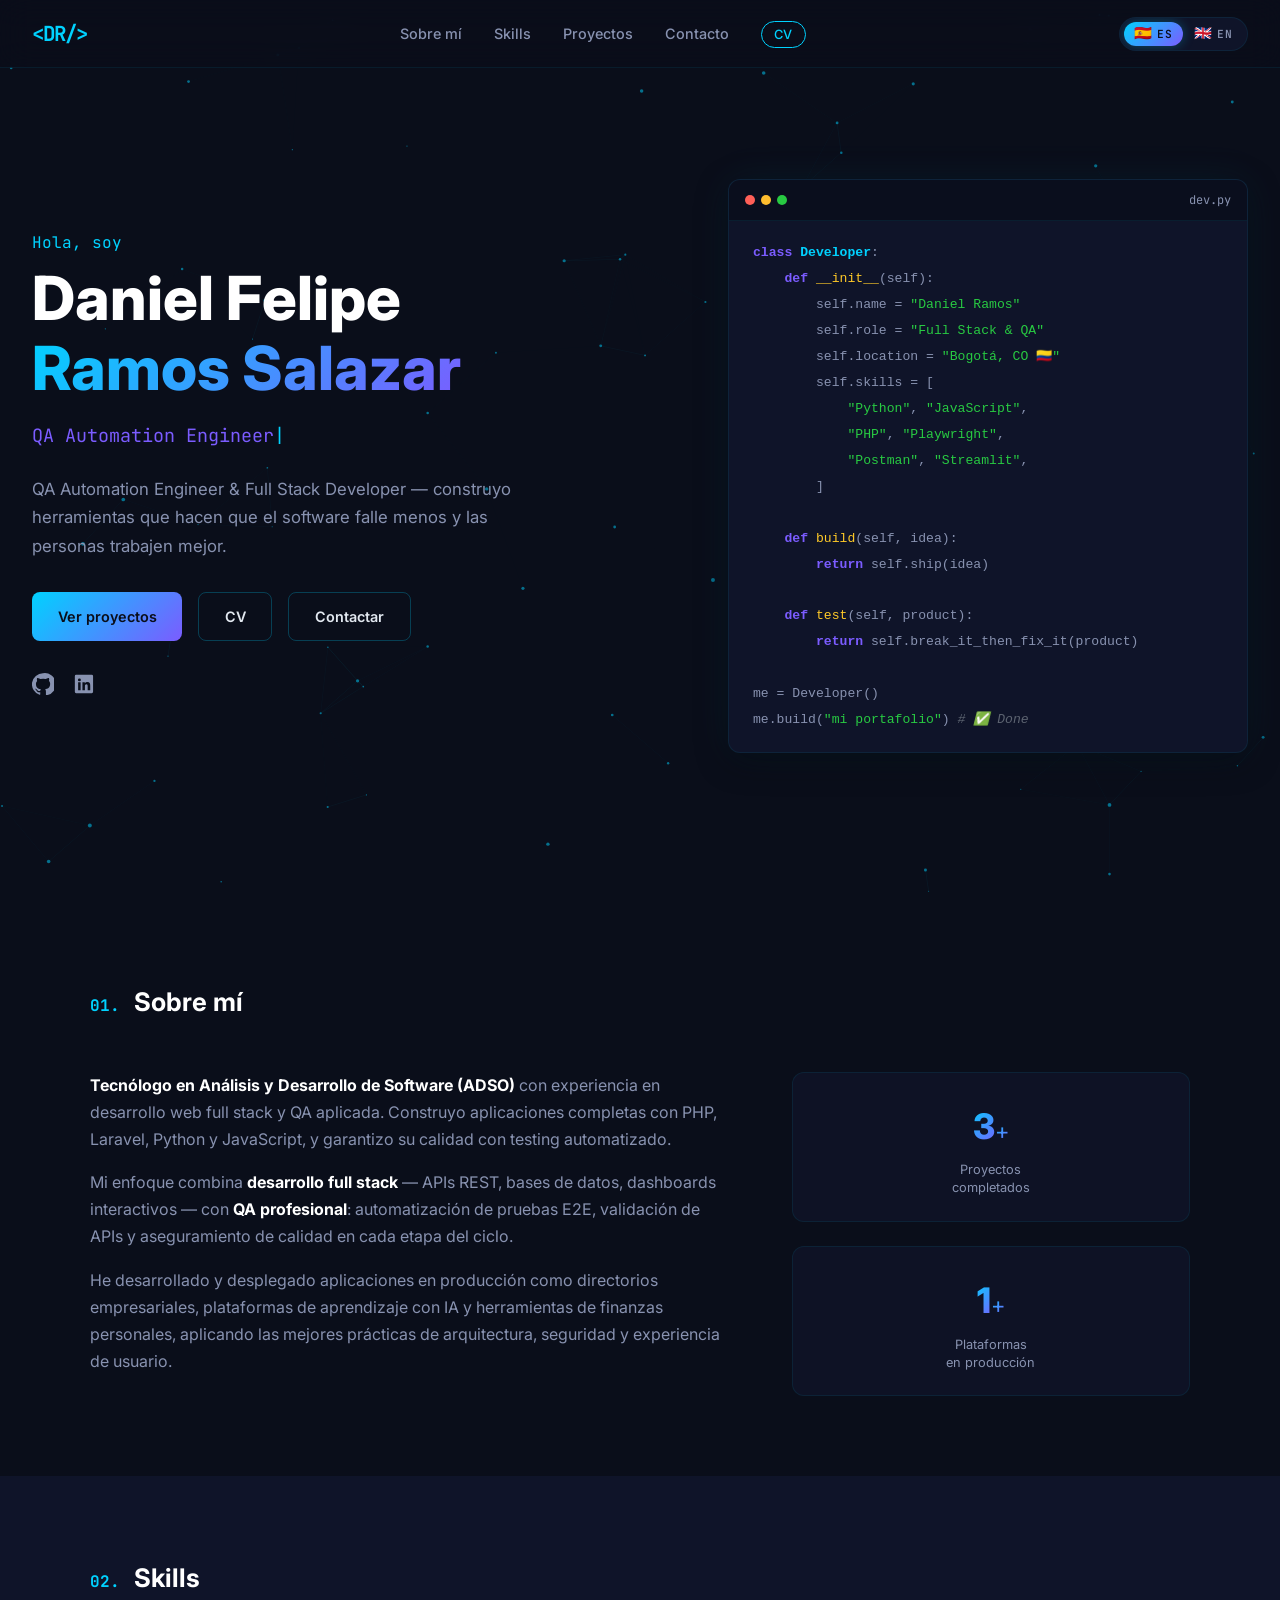
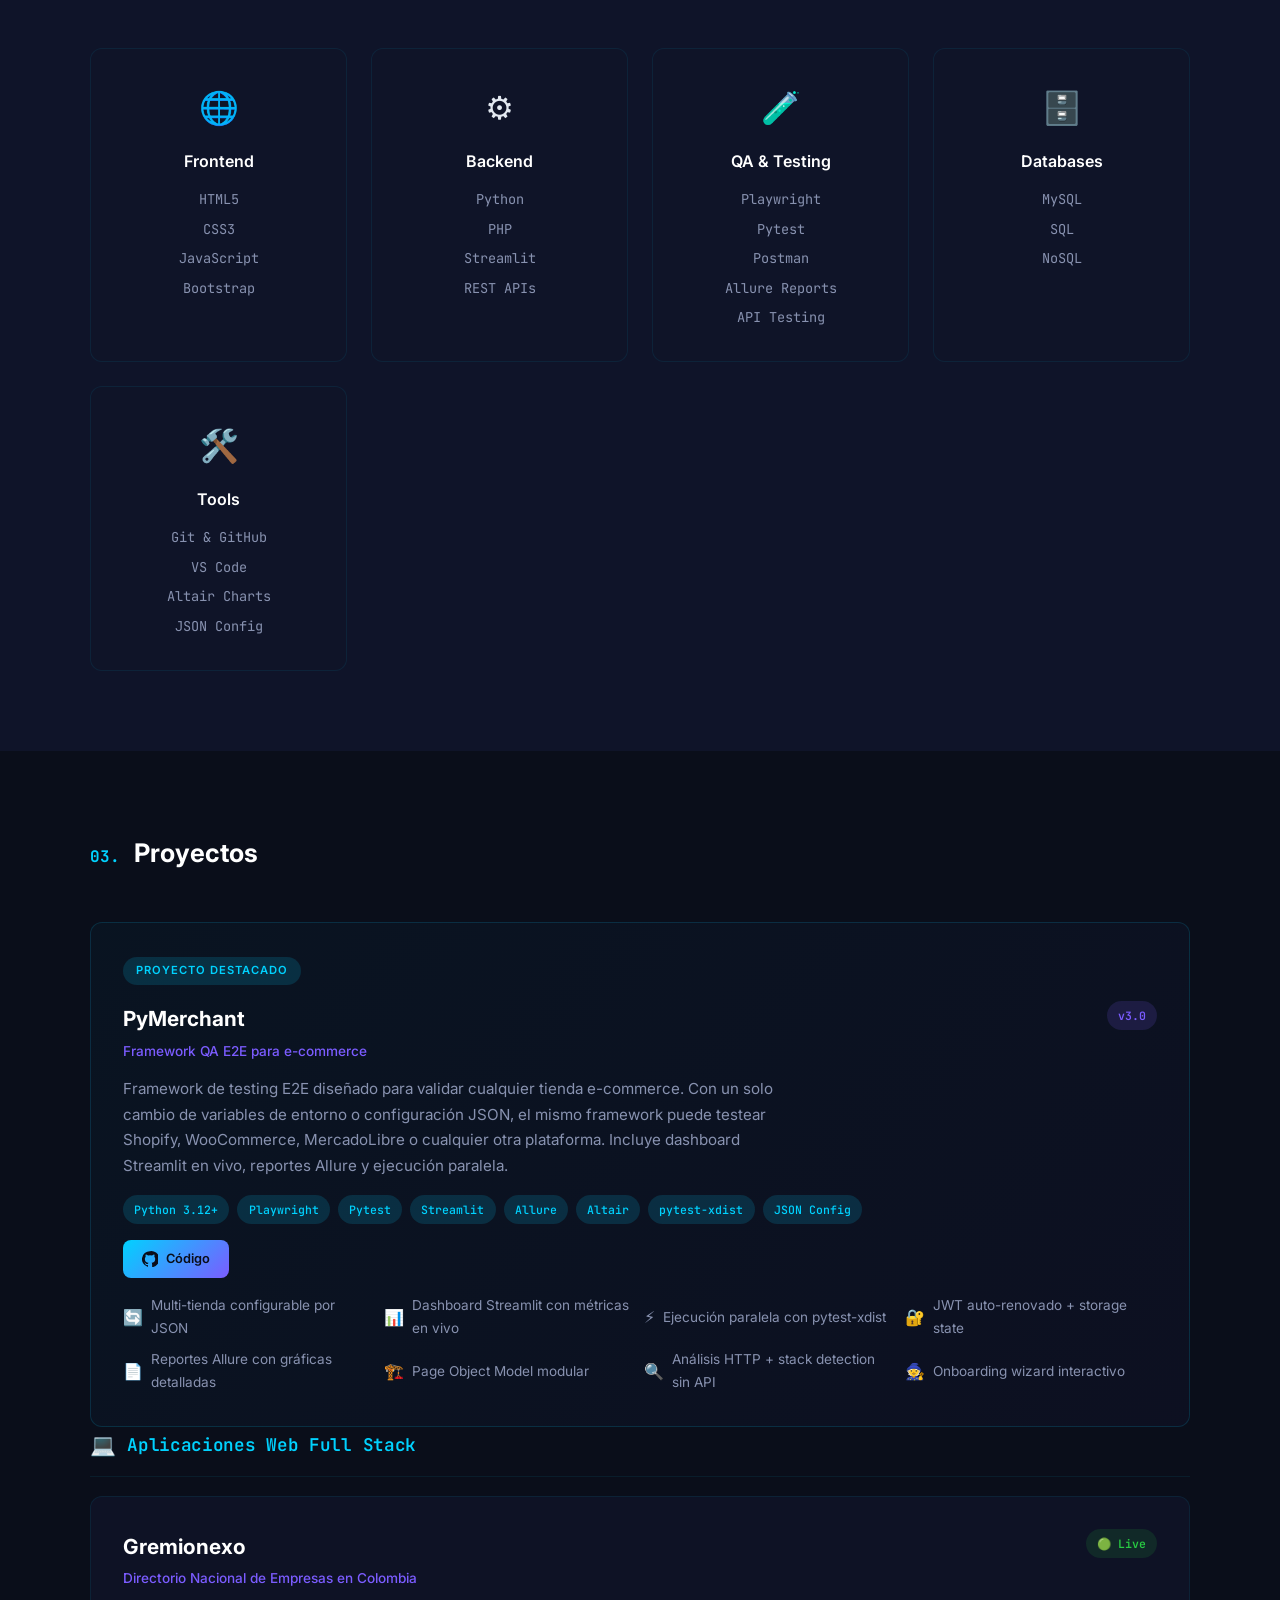
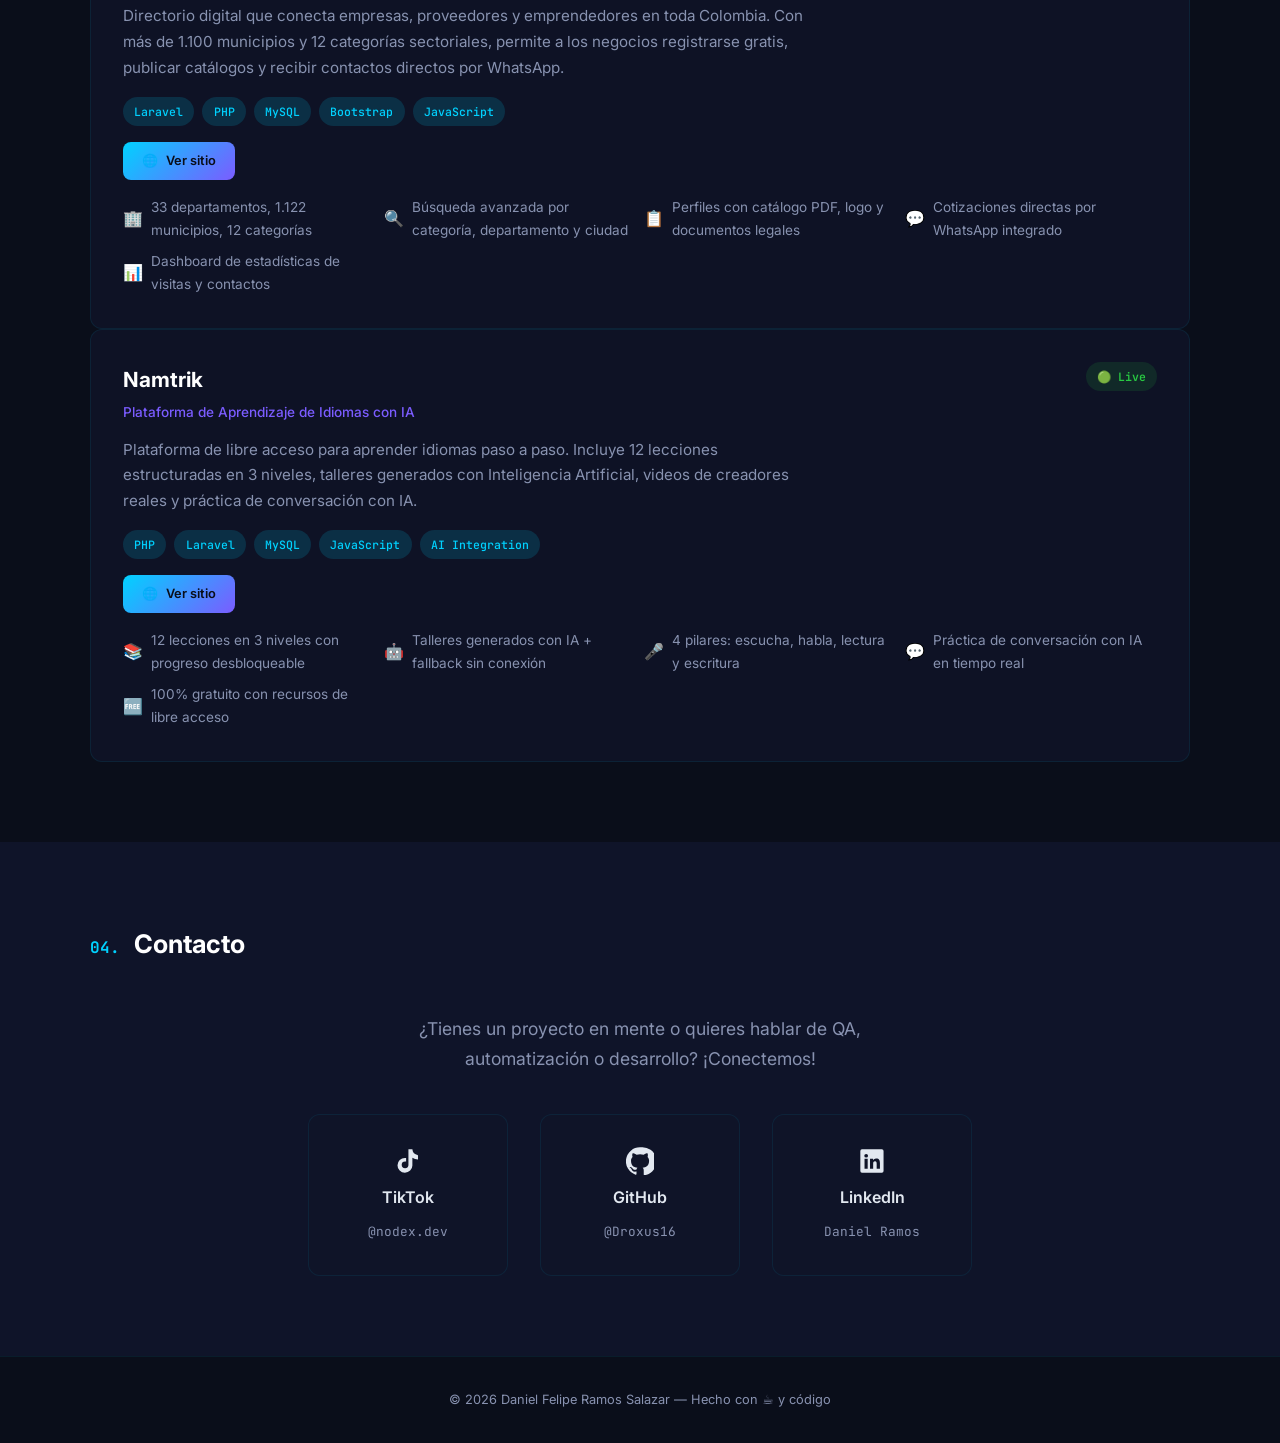
<file: index.html>
<!DOCTYPE html>
<html lang="es">
<head>
  <meta charset="UTF-8" />
  <meta name="viewport" content="width=device-width, initial-scale=1.0" />
  <title>Daniel Felipe Ramos — Dev & QA Portfolio</title>
  <link rel="stylesheet" href="styles.css" />
  <link rel="preconnect" href="https://fonts.googleapis.com" />
  <link rel="preconnect" href="https://fonts.gstatic.com" crossorigin />
  <link href="https://fonts.googleapis.com/css2?family=Inter:wght@300;400;500;600;700;800&family=JetBrains+Mono:wght@400;500;600&display=swap" rel="stylesheet" />
</head>
<body>
  <!-- ═══════════════ PARTICLES CANVAS ═══════════════ -->
  <canvas id="particles"></canvas>

  <!-- ═══════════════ NAV ═══════════════ -->
  <nav class="nav" id="nav">
    <a href="#hero" class="nav__logo">&lt;DR/&gt;</a>
    <ul class="nav__links">
      <li><a href="#about" data-i18n="nav.about">About</a></li>
      <li><a href="#skills" data-i18n="nav.skills">Skills</a></li>
      <li><a href="#projects" data-i18n="nav.projects">Projects</a></li>
      <li><a href="#contact" data-i18n="nav.contact">Contact</a></li>
      <li><a href="cv.html" class="nav__cv-link">CV</a></li>
    </ul>
    <div class="nav__actions">
      <button class="lang-toggle" id="langToggle" aria-label="Toggle language">
        <div class="lang-toggle__indicator" id="langIndicator"></div>
        <span class="lang-toggle__option lang-toggle__option--active" data-lang="es">
          <span class="lang-toggle__flag">🇪🇸</span>
          <span class="lang-toggle__label">ES</span>
        </span>
        <span class="lang-toggle__option" data-lang="en">
          <span class="lang-toggle__flag">🇬🇧</span>
          <span class="lang-toggle__label">EN</span>
        </span>
      </button>
      <button class="nav__toggle" id="navToggle" aria-label="Menú">
        <span></span><span></span><span></span>
      </button>
    </div>
  </nav>

  <!-- ═══════════════ HERO ═══════════════ -->
  <section class="hero" id="hero">
    <div class="hero__content">
      <p class="hero__greeting" data-i18n="hero.greeting">Hola, soy</p>
      <h1 class="hero__name">Daniel Felipe<br /><span class="hero__accent">Ramos Salazar</span></h1>
      <p class="hero__role">
        <span class="typed" id="typedRole"></span><span class="cursor">|</span>
      </p>
      <p class="hero__desc" data-i18n="hero.desc">
        QA Automation Engineer & Full Stack Developer — construyo herramientas
        que hacen que el software falle menos y las personas trabajen mejor.
      </p>
      <div class="hero__cta">
        <a href="#projects" class="btn btn--primary" data-i18n="hero.cta1">Ver proyectos</a>
        <a href="cv.html" class="btn btn--ghost"> CV</a>
        <a href="#contact" class="btn btn--ghost" data-i18n="hero.cta2">Contactar</a>
      </div>
      <div class="hero__social">
        <a href="https://github.com/Droxus16" target="_blank" rel="noopener" aria-label="GitHub">
          <svg viewBox="0 0 24 24" width="22" height="22"><path fill="currentColor" d="M12 .3a12 12 0 0 0-3.8 23.4c.6.1.8-.3.8-.6v-2c-3.3.7-4-1.6-4-1.6-.6-1.4-1.4-1.8-1.4-1.8-1-.7.1-.6.1-.6 1.2.1 1.8 1.2 1.8 1.2 1.1 1.8 2.8 1.3 3.5 1 .1-.8.4-1.3.8-1.6-2.7-.3-5.5-1.3-5.5-6 0-1.2.5-2.3 1.3-3.1-.1-.4-.6-1.6.1-3.2 0 0 1-.3 3.4 1.2a11.5 11.5 0 0 1 6 0c2.3-1.5 3.3-1.2 3.3-1.2.7 1.6.2 2.8.1 3.2.8.8 1.3 1.9 1.3 3.2 0 4.6-2.8 5.6-5.5 5.9.5.4.9 1.2.9 2.4v3.5c0 .3.2.7.8.6A12 12 0 0 0 12 .3"/></svg>
        </a>
        <a href="https://co.linkedin.com/in/daniel-felipe-ramos-salazar-6aa1941a1" target="_blank" rel="noopener" aria-label="LinkedIn">
          <svg viewBox="0 0 24 24" width="22" height="22"><path fill="currentColor" d="M20.4 2H3.6A1.5 1.5 0 0 0 2 3.5v17A1.5 1.5 0 0 0 3.6 22h16.8a1.5 1.5 0 0 0 1.5-1.5v-17A1.5 1.5 0 0 0 20.4 2zM8.3 18.7H5.6V10h2.7v8.7zM7 9.1a1.6 1.6 0 1 1 0-3.2 1.6 1.6 0 0 1 0 3.2zm11.7 9.6h-2.7v-4.2c0-1 0-2.3-1.4-2.3-1.4 0-1.6 1.1-1.6 2.2v4.3h-2.7V10h2.6v1.2h.1a2.8 2.8 0 0 1 2.6-1.4c2.7 0 3.2 1.8 3.2 4.1v4.8z"/></svg>
        </a>
      </div>
    </div>
    <div class="hero__visual">
      <div class="code-window">
        <div class="code-window__bar">
          <span class="dot dot--red"></span>
          <span class="dot dot--yellow"></span>
          <span class="dot dot--green"></span>
          <span class="code-window__title">dev.py</span>
        </div>
        <pre class="code-window__code"><code><span class="kw">class</span> <span class="cls">Developer</span>:
    <span class="kw">def</span> <span class="fn">__init__</span>(self):
        self.name = <span class="str">"Daniel Ramos"</span>
        self.role = <span class="str">"Full Stack & QA"</span>
        self.location = <span class="str">"Bogotá, CO 🇨🇴"</span>
        self.skills = [
            <span class="str">"Python"</span>, <span class="str">"JavaScript"</span>,
            <span class="str">"PHP"</span>, <span class="str">"Playwright"</span>,
            <span class="str">"Postman"</span>, <span class="str">"Streamlit"</span>,
        ]

    <span class="kw">def</span> <span class="fn">build</span>(self, idea):
        <span class="kw">return</span> self.ship(idea)

    <span class="kw">def</span> <span class="fn">test</span>(self, product):
        <span class="kw">return</span> self.break_it_then_fix_it(product)

me = Developer()
me.build(<span class="str">"mi portafolio"</span>) <span class="cm"># ✅ Done</span></code></pre>
      </div>
    </div>
  </section>

  <!-- ═══════════════ ABOUT ═══════════════ -->
  <section class="section" id="about">
    <div class="container">
      <h2 class="section__title"><span class="section__num">01.</span> <span data-i18n="about.title">Sobre mí</span></h2>
      <div class="about">
        <div class="about__text">
          <p data-i18n="about.p1">
            <strong>Tecnólogo en Análisis y Desarrollo de Software (ADSO)</strong> con experiencia
            en desarrollo web full stack y QA aplicada. Construyo aplicaciones completas con
            PHP, Laravel, Python y JavaScript, y garantizo su calidad con testing automatizado.
          </p>
          <p data-i18n="about.p2">
            Mi enfoque combina <strong>desarrollo full stack</strong> — APIs REST, bases de datos,
            dashboards interactivos — con <strong>QA profesional</strong>: automatización de pruebas
            E2E, validación de APIs y aseguramiento de calidad en cada etapa del ciclo.
          </p>
          <p data-i18n="about.p3">
            He desarrollado y desplegado aplicaciones en producción como directorios empresariales,
            plataformas de aprendizaje con IA y herramientas de finanzas personales, aplicando
            las mejores prácticas de arquitectura, seguridad y experiencia de usuario.
          </p>
        </div>          <div class="about__stats">
          <div class="stat">
            <span class="stat__num" data-count="4">0</span><span class="stat__plus">+</span>
            <span class="stat__label" data-i18n="about.stat1">Proyectos<br/>completados</span>
          </div>
          <div class="stat">
            <span class="stat__num" data-count="2">0</span><span class="stat__plus">+</span>
            <span class="stat__label" data-i18n="about.stat3">Plataformas<br/>en producción</span>
          </div>
        </div>
      </div>
    </div>
  </section>

  <!-- ═══════════════ SKILLS ═══════════════ -->
  <section class="section section--dark" id="skills">
    <div class="container">
      <h2 class="section__title"><span class="section__num">02.</span> <span data-i18n="skills.title">Skills</span></h2>
      <div class="skills">
        <div class="skill-card" data-tilt>
          <div class="skill-card__icon">🌐</div>
          <h3>Frontend</h3>
          <ul>
            <li>HTML5</li>
            <li>CSS3</li>
            <li>JavaScript</li>
            <li>Bootstrap</li>
          </ul>
        </div>
        <div class="skill-card" data-tilt>
          <div class="skill-card__icon">⚙️</div>
          <h3>Backend</h3>
          <ul>
            <li>Python</li>
            <li>PHP</li>
            <li>Streamlit</li>
            <li>REST APIs</li>
          </ul>
        </div>
        <div class="skill-card" data-tilt>
          <div class="skill-card__icon">🧪</div>
          <h3>QA & Testing</h3>
          <ul>
            <li>Playwright</li>
            <li>Pytest</li>
            <li>Postman</li>
            <li>Allure Reports</li>
            <li>API Testing</li>
          </ul>
        </div>
        <div class="skill-card" data-tilt>
          <div class="skill-card__icon">🗄️</div>
          <h3>Databases</h3>
          <ul>
            <li>MySQL</li>
            <li>SQL</li>
            <li>NoSQL</li>
          </ul>
        </div>
        <div class="skill-card" data-tilt>
          <div class="skill-card__icon">🛠️</div>
          <h3>Tools</h3>
          <ul>
            <li>Git & GitHub</li>
            <li>VS Code</li>
            <li>Altair Charts</li>
            <li>JSON Config</li>
          </ul>
        </div>
      </div>
    </div>
  </section>

  <!-- ═══════════════ PROJECTS ═══════════════ -->
  <section class="section" id="projects">
    <div class="container">
      <h2 class="section__title"><span class="section__num">03.</span> <span data-i18n="projects.title">Proyectos</span></h2>
      <div class="projects">

        <!-- PyMerchant -->
        <article class="project-card project-card--featured">
          <div class="project-card__badge" data-i18n="projects.featured">Proyecto destacado</div>
          <div class="project-card__header">
            <div>
              <h3 class="project-card__name">PyMerchant</h3>
              <p class="project-card__subtitle" data-i18n="projects.pymerchant.sub">Framework QA E2E para e-commerce</p>
            </div>
            <span class="project-card__version">v3.0</span>
          </div>
          <p class="project-card__desc" data-i18n="projects.pymerchant.desc">
            Framework de testing E2E diseñado para validar cualquier tienda e-commerce.
            Con un solo cambio de variables de entorno o configuración JSON, el mismo framework
            puede testear Shopify, WooCommerce, MercadoLibre o cualquier otra plataforma.
            Incluye dashboard Streamlit en vivo, reportes Allure y ejecución paralela.
          </p>
          <div class="project-card__tech">
            <span>Python 3.12+</span><span>Playwright</span><span>Pytest</span>
            <span>Streamlit</span><span>Allure</span><span>Altair</span>
            <span>pytest-xdist</span><span>JSON Config</span>
          </div>
          <div class="project-card__links">
            <a href="https://github.com/Droxus16/PyMerchant" target="_blank" class="btn btn--sm btn--primary">
              <svg viewBox="0 0 24 24" width="16" height="16"><path fill="currentColor" d="M12 .3a12 12 0 0 0-3.8 23.4c.6.1.8-.3.8-.6v-2c-3.3.7-4-1.6-4-1.6-.6-1.4-1.4-1.8-1.4-1.8-1-.7.1-.6.1-.6 1.2.1 1.8 1.2 1.8 1.2 1.1 1.8 2.8 1.3 3.5 1 .1-.8.4-1.3.8-1.6-2.7-.3-5.5-1.3-5.5-6 0-1.2.5-2.3 1.3-3.1-.1-.4-.6-1.6.1-3.2 0 0 1-.3 3.4 1.2a11.5 11.5 0 0 1 6 0c2.3-1.5 3.3-1.2 3.3-1.2.7 1.6.2 2.8.1 3.2.8.8 1.3 1.9 1.3 3.2 0 4.6-2.8 5.6-5.5 5.9.5.4.9 1.2.9 2.4v3.5c0 .3.2.7.8.6A12 12 0 0 0 12 .3"/></svg>
              <span data-i18n="projects.pymerchant.code">Código</span>
            </a>
          </div>
          <div class="project-card__features">
            <div class="feature">
              <span class="feature__icon">🔄</span>
              <span data-i18n="projects.pymerchant.f1">Multi-tienda configurable por JSON</span>
            </div>
            <div class="feature">
              <span class="feature__icon">📊</span>
              <span data-i18n="projects.pymerchant.f2">Dashboard Streamlit con métricas en vivo</span>
            </div>
            <div class="feature">
              <span class="feature__icon">⚡</span>
              <span data-i18n="projects.pymerchant.f3">Ejecución paralela con pytest-xdist</span>
            </div>
            <div class="feature">
              <span class="feature__icon">🔐</span>
              <span data-i18n="projects.pymerchant.f4">JWT auto-renovado + storage state</span>
            </div>
            <div class="feature">
              <span class="feature__icon">📄</span>
              <span data-i18n="projects.pymerchant.f5">Reportes Allure con gráficas detalladas</span>
            </div>
            <div class="feature">
              <span class="feature__icon">🏗️</span>
              <span data-i18n="projects.pymerchant.f6">Page Object Model modular</span>
            </div>
            <div class="feature">
              <span class="feature__icon">🔍</span>
              <span data-i18n="projects.pymerchant.f7">Análisis HTTP + stack detection sin API</span>
            </div>
            <div class="feature">
              <span class="feature__icon">🧙</span>
              <span data-i18n="projects.pymerchant.f8">Onboarding wizard interactivo</span>
            </div>
          </div>
        </article>

      </div>

      <!-- ═══ Category: Full Stack Web Apps ═══ -->
      <div class="project-category">
        <div class="project-category__header">
          <span class="project-category__icon">💻</span>
          <h3 class="project-category__title" data-i18n="projects.cat.fullstack">Aplicaciones Web Full Stack</h3>
        </div>

        <!-- Gremionexo -->
        <article class="project-card">
          <div class="project-card__header">
            <div>
              <h3 class="project-card__name">Gremionexo</h3>
              <p class="project-card__subtitle" data-i18n="projects.gremionexo.sub">Directorio Nacional de Empresas en Colombia</p>
            </div>
            <span class="project-card__version project-card__version--live">🟢 Live</span>
          </div>
          <p class="project-card__desc" data-i18n="projects.gremionexo.desc">
            Directorio digital que conecta empresas, proveedores y emprendedores en toda Colombia.
            Con más de 1.100 municipios y 12 categorías sectoriales, permite a los negocios
            registrarse gratis, publicar catálogos y recibir contactos directos por WhatsApp.
          </p>
          <div class="project-card__tech">
            <span>Laravel</span><span>PHP</span><span>MySQL</span>
            <span>Bootstrap</span><span>JavaScript</span>
          </div>
          <div class="project-card__links">
            <a href="https://gremionexo.com" target="_blank" class="btn btn--sm btn--primary">
              🌐 <span data-i18n="projects.gremionexo.live">Ver sitio</span>
            </a>
          </div>
          <div class="project-card__features">
            <div class="feature">
              <span class="feature__icon">🏢</span>
              <span data-i18n="projects.gremionexo.f1">33 departamentos, 1.122 municipios, 12 categorías</span>
            </div>
            <div class="feature">
              <span class="feature__icon">🔍</span>
              <span data-i18n="projects.gremionexo.f2">Búsqueda avanzada por categoría, departamento y ciudad</span>
            </div>
            <div class="feature">
              <span class="feature__icon">📋</span>
              <span data-i18n="projects.gremionexo.f3">Perfiles con catálogo PDF, logo y documentos legales</span>
            </div>
            <div class="feature">
              <span class="feature__icon">💬</span>
              <span data-i18n="projects.gremionexo.f4">Cotizaciones directas por WhatsApp integrado</span>
            </div>
            <div class="feature">
              <span class="feature__icon">📊</span>
              <span data-i18n="projects.gremionexo.f5">Dashboard de estadísticas de visitas y contactos</span>
            </div>
          </div>
        </article>

        <!-- Namtrik -->
        <article class="project-card">
          <div class="project-card__header">
            <div>
              <h3 class="project-card__name">Namtrik</h3>
              <p class="project-card__subtitle" data-i18n="projects.namtrik.sub">Plataforma de Aprendizaje de Idiomas con IA</p>
            </div>
            <span class="project-card__version project-card__version--live">🟢 Live</span>
          </div>
          <p class="project-card__desc" data-i18n="projects.namtrik.desc">
            Plataforma de libre acceso para aprender idiomas paso a paso. Incluye 12 lecciones
            estructuradas en 3 niveles, talleres generados con Inteligencia Artificial,
            videos de creadores reales y práctica de conversación con IA.
          </p>
          <div class="project-card__tech">
            <span>PHP</span><span>Laravel</span><span>MySQL</span>
            <span>JavaScript</span><span>AI Integration</span>
          </div>
          <div class="project-card__links">
            <a href="https://namtrik.com" target="_blank" class="btn btn--sm btn--primary">
              🌐 <span data-i18n="projects.namtrik.live">Ver sitio</span>
            </a>
          </div>
          <div class="project-card__features">
            <div class="feature">
              <span class="feature__icon">📚</span>
              <span data-i18n="projects.namtrik.f1">12 lecciones en 3 niveles con progreso desbloqueable</span>
            </div>
            <div class="feature">
              <span class="feature__icon">🤖</span>
              <span data-i18n="projects.namtrik.f2">Talleres generados con IA + fallback sin conexión</span>
            </div>
            <div class="feature">
              <span class="feature__icon">🎤</span>
              <span data-i18n="projects.namtrik.f3">4 pilares: escucha, habla, lectura y escritura</span>
            </div>
            <div class="feature">
              <span class="feature__icon">💬</span>
              <span data-i18n="projects.namtrik.f4">Práctica de conversación con IA en tiempo real</span>
            </div>
            <div class="feature">
              <span class="feature__icon">🆓</span>
              <span data-i18n="projects.namtrik.f5">100% gratuito con recursos de libre acceso</span>
            </div>
          </div>
        </article>

      </div>
    </div>
  </section>

  <!-- ═══════════════ CONTACT ═══════════════ -->
  <section class="section section--dark" id="contact">
    <div class="container">
      <h2 class="section__title"><span class="section__num">04.</span> <span data-i18n="contact.title">Contacto</span></h2>
      <div class="contact">
        <p class="contact__text" data-i18n="contact.desc">
          ¿Tienes un proyecto en mente o quieres hablar de QA, automatización o desarrollo?
          ¡Conectemos!
        </p>
        <div class="contact__links">
          <a href="https://www.tiktok.com/@nodex.dev" target="_blank" class="contact__card">
            <svg viewBox="0 0 24 24" width="28" height="28"><path fill="currentColor" d="M19.59 6.69a4.83 4.83 0 0 1-3.77-4.25V2h-3.45v13.67a2.89 2.89 0 0 1-2.88 2.5 2.89 2.89 0 0 1 0-5.78 2.92 2.92 0 0 1 .88.13V9.4a6.84 6.84 0 0 0-1-.05A6.33 6.33 0 0 0 3 15.57 6.33 6.33 0 0 0 9.37 22a6.33 6.33 0 0 0 6.38-6.22V9.12a8.16 8.16 0 0 0 4.84 1.56V7.23a4.85 4.85 0 0 1-1-.54z"/></svg>
            <span>TikTok</span>
            <span class="contact__card__handle">@nodex.dev</span>
          </a>
          <a href="https://github.com/Droxus16" target="_blank" class="contact__card">
            <svg viewBox="0 0 24 24" width="28" height="28"><path fill="currentColor" d="M12 .3a12 12 0 0 0-3.8 23.4c.6.1.8-.3.8-.6v-2c-3.3.7-4-1.6-4-1.6-.6-1.4-1.4-1.8-1.4-1.8-1-.7.1-.6.1-.6 1.2.1 1.8 1.2 1.8 1.2 1.1 1.8 2.8 1.3 3.5 1 .1-.8.4-1.3.8-1.6-2.7-.3-5.5-1.3-5.5-6 0-1.2.5-2.3 1.3-3.1-.1-.4-.6-1.6.1-3.2 0 0 1-.3 3.4 1.2a11.5 11.5 0 0 1 6 0c2.3-1.5 3.3-1.2 3.3-1.2.7 1.6.2 2.8.1 3.2.8.8 1.3 1.9 1.3 3.2 0 4.6-2.8 5.6-5.5 5.9.5.4.9 1.2.9 2.4v3.5c0 .3.2.7.8.6A12 12 0 0 0 12 .3"/></svg>
            <span>GitHub</span>
            <span class="contact__card__handle">@Droxus16</span>
          </a>
          <a href="https://co.linkedin.com/in/daniel-felipe-ramos-salazar-6aa1941a1" target="_blank" class="contact__card">
            <svg viewBox="0 0 24 24" width="28" height="28"><path fill="currentColor" d="M20.4 2H3.6A1.5 1.5 0 0 0 2 3.5v17A1.5 1.5 0 0 0 3.6 22h16.8a1.5 1.5 0 0 0 1.5-1.5v-17A1.5 1.5 0 0 0 20.4 2zM8.3 18.7H5.6V10h2.7v8.7zM7 9.1a1.6 1.6 0 1 1 0-3.2 1.6 1.6 0 0 1 0 3.2zm11.7 9.6h-2.7v-4.2c0-1 0-2.3-1.4-2.3-1.4 0-1.6 1.1-1.6 2.2v4.3h-2.7V10h2.6v1.2h.1a2.8 2.8 0 0 1 2.6-1.4c2.7 0 3.2 1.8 3.2 4.1v4.8z"/></svg>
            <span>LinkedIn</span>
            <span class="contact__card__handle">Daniel Ramos</span>
          </a>
        </div>
      </div>
    </div>
  </section>

  <!-- ═══════════════ FOOTER ═══════════════ -->
  <footer class="footer">
    <p data-i18n="footer">© 2026 Daniel Felipe Ramos Salazar — Hecho con ☕ y código</p>
  </footer>

  <script src="script.js"></script>
</body>
</html>
</file>
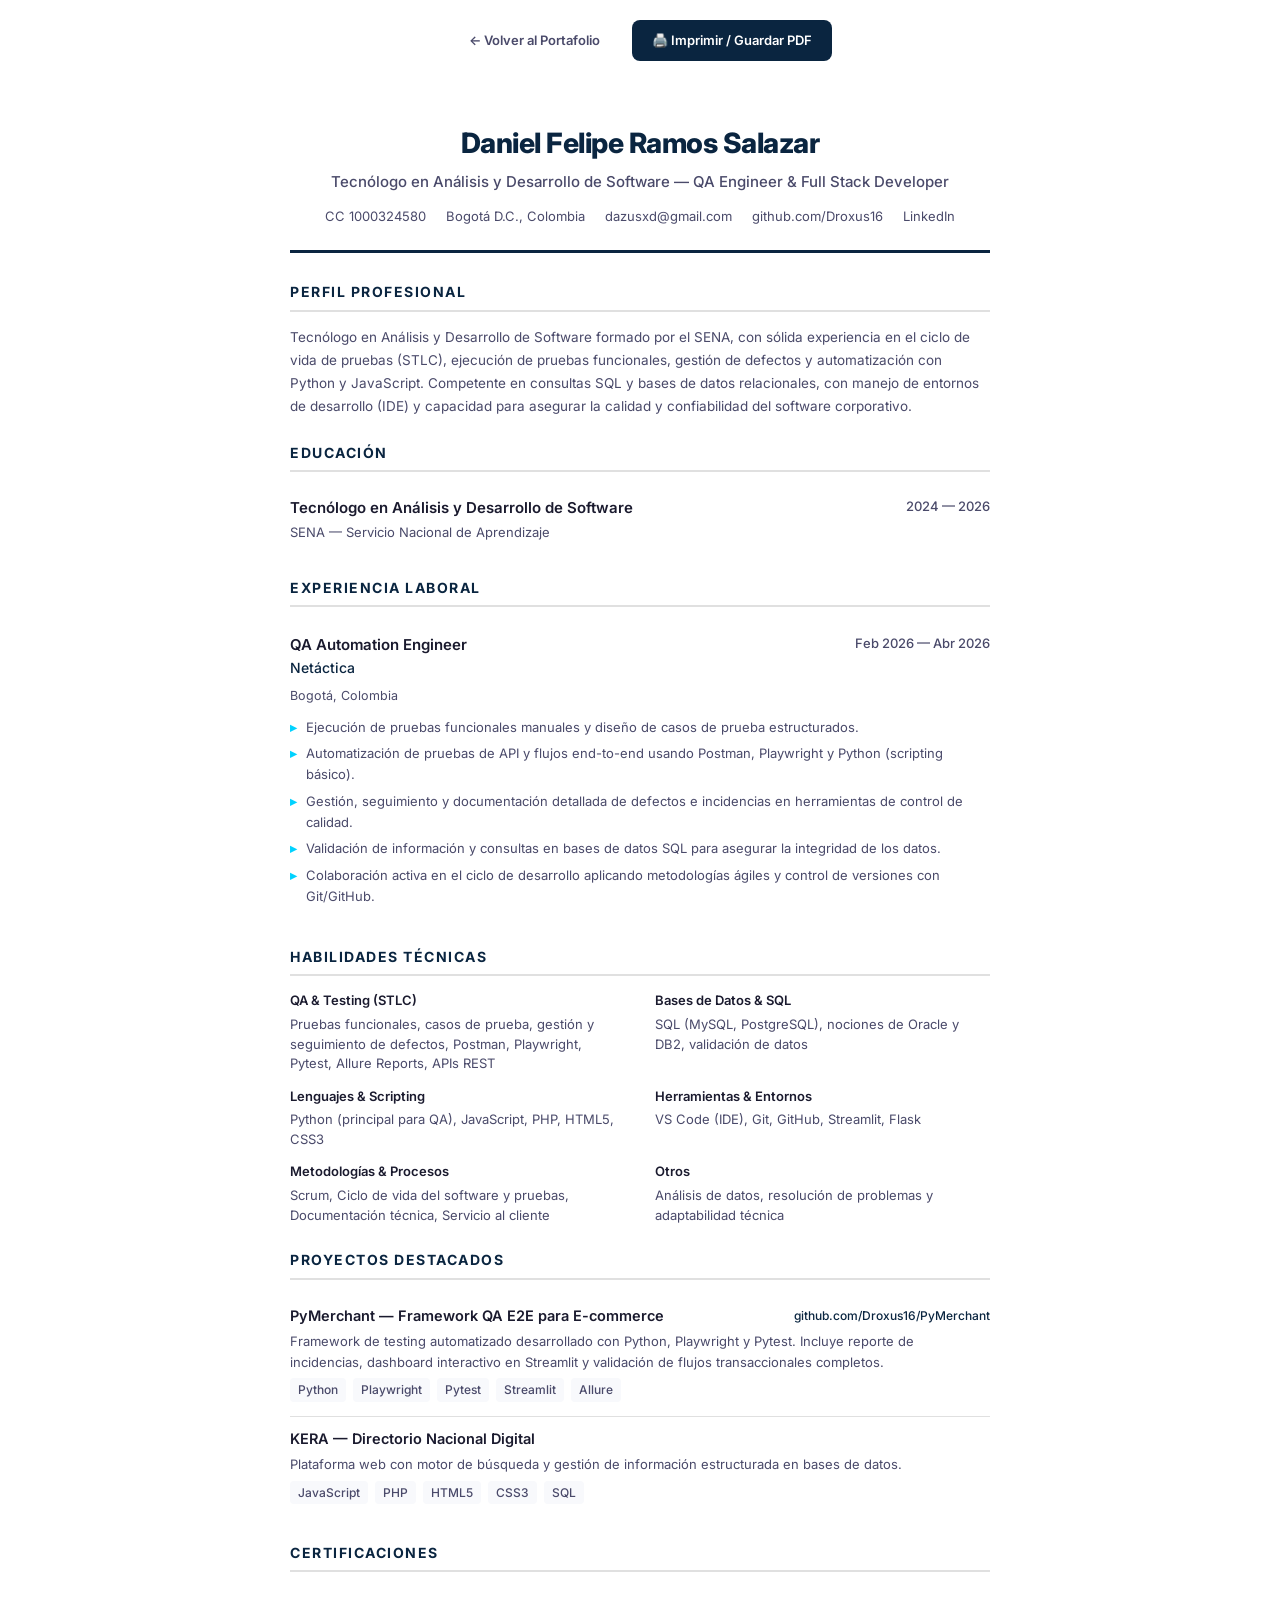
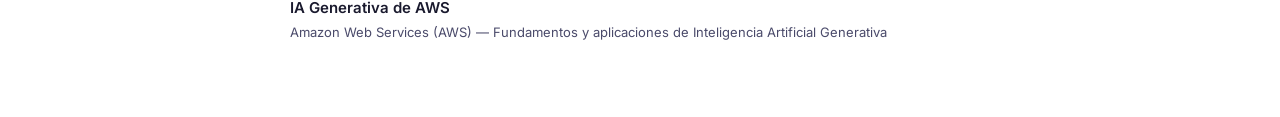
<file: cv.html>
<!DOCTYPE html>
<html lang="es">
<head>
  <meta charset="UTF-8" />
  <meta name="viewport" content="width=device-width, initial-scale=1.0" />
  <title>CV — Daniel Felipe Ramos Salazar</title>
  <link rel="preconnect" href="https://fonts.googleapis.com" />
  <link rel="preconnect" href="https://fonts.gstatic.com" crossorigin />
  <link href="https://fonts.googleapis.com/css2?family=Inter:wght@300;400;500;600;700;800&display=swap" rel="stylesheet" />
  <style>
    /* ═══════════════ ATS CV STYLES ═══════════════ */
    :root {
      --bg: #ffffff;
      --text: #1a1a2e;
      --text-secondary: #4a4a6a;
      --accent: #0a2540;
      --accent-light: #00d2ff;
      --border: #e0e0e0;
      --section-bg: #f8f9fc;
    }

    *, *::before, *::after { box-sizing: border-box; margin: 0; padding: 0; }

    @page {
      size: A4;
      margin: 0;
    }

    body {
      font-family: 'Inter', -apple-system, BlinkMacSystemFont, 'Segoe UI', sans-serif;
      background: var(--bg);
      color: var(--text);
      line-height: 1.6;
      font-size: 14px;
    }

    .cv {
      max-width: 800px;
      margin: 0 auto;
      padding: 40px 50px;
      background: var(--bg);
    }

    /* ═══ HEADER ═══ */
    .cv__header {
      text-align: center;
      padding-bottom: 24px;
      border-bottom: 3px solid var(--accent);
      margin-bottom: 28px;
    }

    .cv__name {
      font-size: 28px;
      font-weight: 800;
      color: var(--accent);
      letter-spacing: -0.5px;
      margin-bottom: 4px;
    }

    .cv__title {
      font-size: 15px;
      font-weight: 500;
      color: var(--text-secondary);
      margin-bottom: 12px;
    }

    .cv__contact {
      display: flex;
      justify-content: center;
      flex-wrap: wrap;
      gap: 8px 20px;
      font-size: 13px;
      color: var(--text-secondary);
    }

    .cv__contact span {
      display: inline-flex;
      align-items: center;
      gap: 4px;
    }

    .cv__contact a {
      color: var(--text-secondary);
      text-decoration: none;
    }

    .cv__contact a:hover {
      color: var(--accent);
    }

    /* ═══ SECTIONS ═══ */
    .cv__section {
      margin-bottom: 24px;
    }

    .cv__section-title {
      font-size: 14px;
      font-weight: 700;
      text-transform: uppercase;
      letter-spacing: 1.5px;
      color: var(--accent);
      border-bottom: 2px solid var(--border);
      padding-bottom: 6px;
      margin-bottom: 14px;
    }

    /* ═══ PROFILE ═══ */
    .cv__profile {
      font-size: 13.5px;
      color: var(--text-secondary);
      line-height: 1.7;
    }

    /* ═══ EDUCATION ═══ */
    .cv__edu {
      display: flex;
      justify-content: space-between;
      align-items: flex-start;
      padding: 10px 0;
    }

    .cv__edu-info h3 {
      font-size: 15px;
      font-weight: 600;
      color: var(--text);
    }

    .cv__edu-info p {
      font-size: 13px;
      color: var(--text-secondary);
      margin-top: 2px;
    }

    .cv__edu-date {
      font-size: 13px;
      font-weight: 500;
      color: var(--text-secondary);
      white-space: nowrap;
    }

    /* ═══ EXPERIENCE ═══ */
    .cv__exp {
      padding: 12px 0;
      border-bottom: 1px solid var(--border);
    }

    .cv__exp:last-child {
      border-bottom: none;
    }

    .cv__exp-header {
      display: flex;
      justify-content: space-between;
      align-items: flex-start;
      margin-bottom: 6px;
    }

    .cv__exp-header h3 {
      font-size: 15px;
      font-weight: 600;
      color: var(--text);
    }

    .cv__exp-header .company {
      font-weight: 500;
      color: var(--accent);
    }

    .cv__exp-date {
      font-size: 13px;
      font-weight: 500;
      color: var(--text-secondary);
      white-space: nowrap;
    }

    .cv__exp-location {
      font-size: 12.5px;
      color: var(--text-secondary);
      margin-bottom: 8px;
    }

    .cv__exp-list {
      list-style: none;
      padding: 0;
    }

    .cv__exp-list li {
      font-size: 13px;
      color: var(--text-secondary);
      padding: 3px 0;
      padding-left: 16px;
      position: relative;
    }

    .cv__exp-list li::before {
      content: "▸";
      position: absolute;
      left: 0;
      color: var(--accent-light);
      font-weight: 700;
    }

    /* ═══ SKILLS ═══ */
    .cv__skills-grid {
      display: grid;
      grid-template-columns: 1fr 1fr;
      gap: 12px 30px;
    }

    .cv__skill-group h4 {
      font-size: 13px;
      font-weight: 600;
      color: var(--text);
      margin-bottom: 4px;
    }

    .cv__skill-group p {
      font-size: 13px;
      color: var(--text-secondary);
      line-height: 1.5;
    }

    /* ═══ PROJECTS ═══ */
    .cv__project {
      padding: 10px 0;
      border-bottom: 1px solid var(--border);
    }

    .cv__project:last-child {
      border-bottom: none;
    }

    .cv__project-header {
      display: flex;
      justify-content: space-between;
      align-items: center;
      margin-bottom: 4px;
    }

    .cv__project-header h3 {
      font-size: 14.5px;
      font-weight: 600;
      color: var(--text);
    }

    .cv__project-link {
      font-size: 12px;
      color: var(--accent);
      font-weight: 500;
      text-decoration: none;
    }

    .cv__project-link:hover {
      text-decoration: underline;
    }

    .cv__project-desc {
      font-size: 13px;
      color: var(--text-secondary);
      margin-bottom: 6px;
    }

    .cv__project-tech {
      font-size: 12px;
      color: var(--text-secondary);
      font-weight: 500;
    }

    .cv__project-tech span {
      display: inline-block;
      background: var(--section-bg);
      padding: 2px 8px;
      border-radius: 4px;
      margin-right: 4px;
      margin-bottom: 4px;
    }

    /* ═══ CERTIFICATIONS ═══ */
    .cv__na {
      font-size: 13px;
      color: var(--text-secondary);
      font-style: italic;
    }

    /* ═══ ACTION BAR ═══ */
    .action-bar {
      max-width: 800px;
      margin: 20px auto;
      padding: 0 50px;
      display: flex;
      gap: 12px;
      justify-content: center;
    }

    .action-bar a,
    .action-bar button {
      display: inline-flex;
      align-items: center;
      gap: 6px;
      padding: 10px 20px;
      font-family: 'Inter', sans-serif;
      font-size: 13px;
      font-weight: 600;
      border-radius: 8px;
      border: none;
      cursor: pointer;
      text-decoration: none;
      transition: all 0.2s;
    }

    .btn-back {
      background: transparent;
      border: 1.5px solid var(--border);
      color: var(--text-secondary);
    }

    .btn-back:hover {
      border-color: var(--accent);
      color: var(--accent);
    }

    .btn-print {
      background: var(--accent);
      color: #fff;
    }

    .btn-print:hover {
      background: #0d3060;
      box-shadow: 0 4px 16px rgba(10, 37, 64, 0.3);
    }

    /* ═══ PRINT STYLES ═══ */
    @media print {
      body { background: #fff; }
      .action-bar { display: none !important; }
      .cv { padding: 20px 30px; max-width: 100%; }
      .cv__section { break-inside: avoid; }
      .cv__exp { break-inside: avoid; }
      .cv__project { break-inside: avoid; }
    }

    /* ═══ RESPONSIVE ═══ */
    @media (max-width: 640px) {
      .cv { padding: 24px 20px; }
      .cv__name { font-size: 22px; }
      .cv__contact { flex-direction: column; align-items: center; }
      .cv__skills-grid { grid-template-columns: 1fr; }
      .cv__exp-header { flex-direction: column; }
      .cv__edu { flex-direction: column; gap: 4px; }
      .action-bar { padding: 0 20px; flex-direction: column; align-items: stretch; }
    }
  </style>
</head>
<body>

  <!-- ═══ ACTION BAR ═══ -->
  <div class="action-bar">
    <a href="index.html" class="btn-back">← Volver al Portafolio</a>
    <button class="btn-print" onclick="window.print()">🖨️ Imprimir / Guardar PDF</button>
  </div>

  <!-- ═══ CV ═══ -->
  <div class="cv">

    <!-- HEADER -->
    <header class="cv__header">
      <h1 class="cv__name">Daniel Felipe Ramos Salazar</h1>
      <p class="cv__title">Tecnólogo en Análisis y Desarrollo de Software — QA Engineer & Full Stack Developer</p>
      <div class="cv__contact">
        <span>CC 1000324580</span>
        <span>Bogotá D.C., Colombia</span>
        <span><a href="mailto:dazusxd@gmail.com">dazusxd@gmail.com</a></span>
        <span><a href="https://github.com/Droxus16" target="_blank">github.com/Droxus16</a></span>
        <span><a href="https://co.linkedin.com/in/daniel-felipe-ramos-salazar-6aa1941a1" target="_blank">LinkedIn</a></span>
      </div>
    </header>

    <!-- PERFIL PROFESIONAL -->
    <section class="cv__section">
      <h2 class="cv__section-title">Perfil Profesional</h2>
      <p class="cv__profile">
        Tecnólogo en Análisis y Desarrollo de Software formado por el SENA, con sólida experiencia en el ciclo de vida de pruebas (STLC), ejecución de pruebas funcionales, gestión de defectos y automatización con Python y JavaScript. Competente en consultas SQL y bases de datos relacionales, con manejo de entornos de desarrollo (IDE) y capacidad para asegurar la calidad y confiabilidad del software corporativo.
      </p>
    </section>

    <!-- EDUCACIÓN -->
    <section class="cv__section">
      <h2 class="cv__section-title">Educación</h2>
      <div class="cv__edu">
        <div class="cv__edu-info">
          <h3>Tecnólogo en Análisis y Desarrollo de Software</h3>
          <p>SENA — Servicio Nacional de Aprendizaje</p>
        </div>
        <span class="cv__edu-date">2024 — 2026</span>
      </div>
    </section>

    <!-- EXPERIENCIA LABORAL -->
    <section class="cv__section">
      <h2 class="cv__section-title">Experiencia Laboral</h2>

      <div class="cv__exp">
        <div class="cv__exp-header">
          <div>
            <h3>QA Automation Engineer</h3>
            <p class="company">Netáctica</p>
          </div>
          <span class="cv__exp-date">Feb 2026 — Abr 2026</span>
        </div>
        <p class="cv__exp-location">Bogotá, Colombia</p>
        <ul class="cv__exp-list">
          <li>Ejecución de pruebas funcionales manuales y diseño de casos de prueba estructurados.</li>
          <li>Automatización de pruebas de API y flujos end-to-end usando Postman, Playwright y Python (scripting básico).</li>
          <li>Gestión, seguimiento y documentación detallada de defectos e incidencias en herramientas de control de calidad.</li>
          <li>Validación de información y consultas en bases de datos SQL para asegurar la integridad de los datos.</li>
          <li>Colaboración activa en el ciclo de desarrollo aplicando metodologías ágiles y control de versiones con Git/GitHub.</li>
        </ul>
      </div>
    </section>

    <!-- HABILIDADES TÉCNICAS -->
    <section class="cv__section">
      <h2 class="cv__section-title">Habilidades Técnicas</h2>
      <div class="cv__skills-grid">
        <div class="cv__skill-group">
          <h4>QA & Testing (STLC)</h4>
          <p>Pruebas funcionales, casos de prueba, gestión y seguimiento de defectos, Postman, Playwright, Pytest, Allure Reports, APIs REST</p>
        </div>
        <div class="cv__skill-group">
          <h4>Bases de Datos & SQL</h4>
          <p>SQL (MySQL, PostgreSQL), nociones de Oracle y DB2, validación de datos</p>
        </div>
        <div class="cv__skill-group">
          <h4>Lenguajes & Scripting</h4>
          <p>Python (principal para QA), JavaScript, PHP, HTML5, CSS3</p>
        </div>
        <div class="cv__skill-group">
          <h4>Herramientas & Entornos</h4>
          <p>VS Code (IDE), Git, GitHub, Streamlit, Flask</p>
        </div>
        <div class="cv__skill-group">
          <h4>Metodologías & Procesos</h4>
          <p>Scrum, Ciclo de vida del software y pruebas, Documentación técnica, Servicio al cliente</p>
        </div>
        <div class="cv__skill-group">
          <h4>Otros</h4>
          <p>Análisis de datos, resolución de problemas y adaptabilidad técnica</p>
        </div>
      </div>
    </section>

    <!-- PROYECTOS DESTACADOS -->
    <section class="cv__section">
      <h2 class="cv__section-title">Proyectos Destacados</h2>

      <div class="cv__project">
        <div class="cv__project-header">
          <h3>PyMerchant — Framework QA E2E para E-commerce</h3>
          <a href="https://github.com/Droxus16/PyMerchant" class="cv__project-link" target="_blank">github.com/Droxus16/PyMerchant</a>
        </div>
        <p class="cv__project-desc">
          Framework de testing automatizado desarrollado con Python, Playwright y Pytest. Incluye reporte de incidencias, dashboard interactivo en Streamlit y validación de flujos transaccionales completos.
        </p>
        <div class="cv__project-tech">
          <span>Python</span>
          <span>Playwright</span>
          <span>Pytest</span>
          <span>Streamlit</span>
          <span>Allure</span>
        </div>
      </div>

      <div class="cv__project">
        <div class="cv__project-header">
          <h3>KERA — Directorio Nacional Digital</h3>
        </div>
        <p class="cv__project-desc">
          Plataforma web con motor de búsqueda y gestión de información estructurada en bases de datos.
        </p>
        <div class="cv__project-tech">
          <span>JavaScript</span>
          <span>PHP</span>
          <span>HTML5</span>
          <span>CSS3</span>
          <span>SQL</span>
        </div>
      </div>
    </section>

    <!-- CERTIFICACIONES -->
    <section class="cv__section">
      <h2 class="cv__section-title">Certificaciones</h2>
      <div class="cv__edu">
        <div class="cv__edu-info">
          <h3>IA Generativa de AWS</h3>
          <p>Amazon Web Services (AWS) — Fundamentos y aplicaciones de Inteligencia Artificial Generativa</p>
        </div>
      </div>
    </section>

  </div>

</body>
</html>
</file>
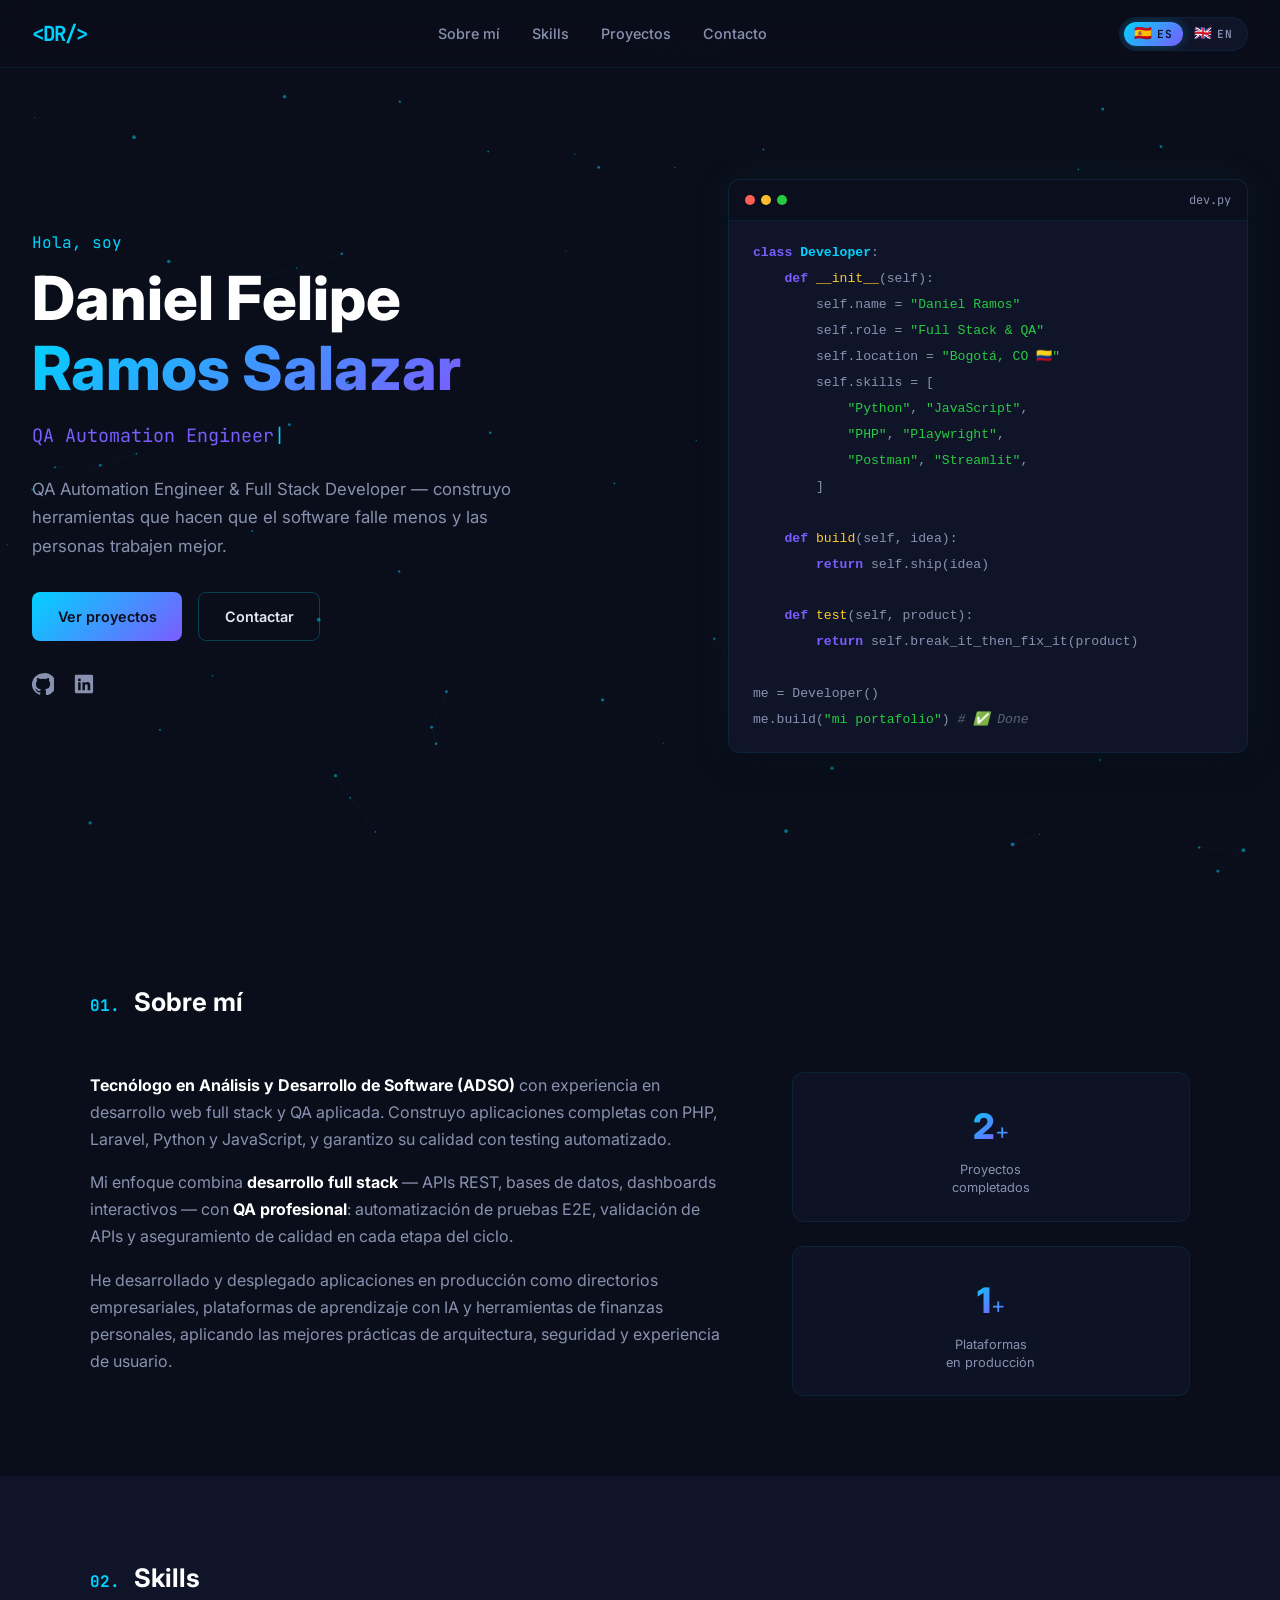
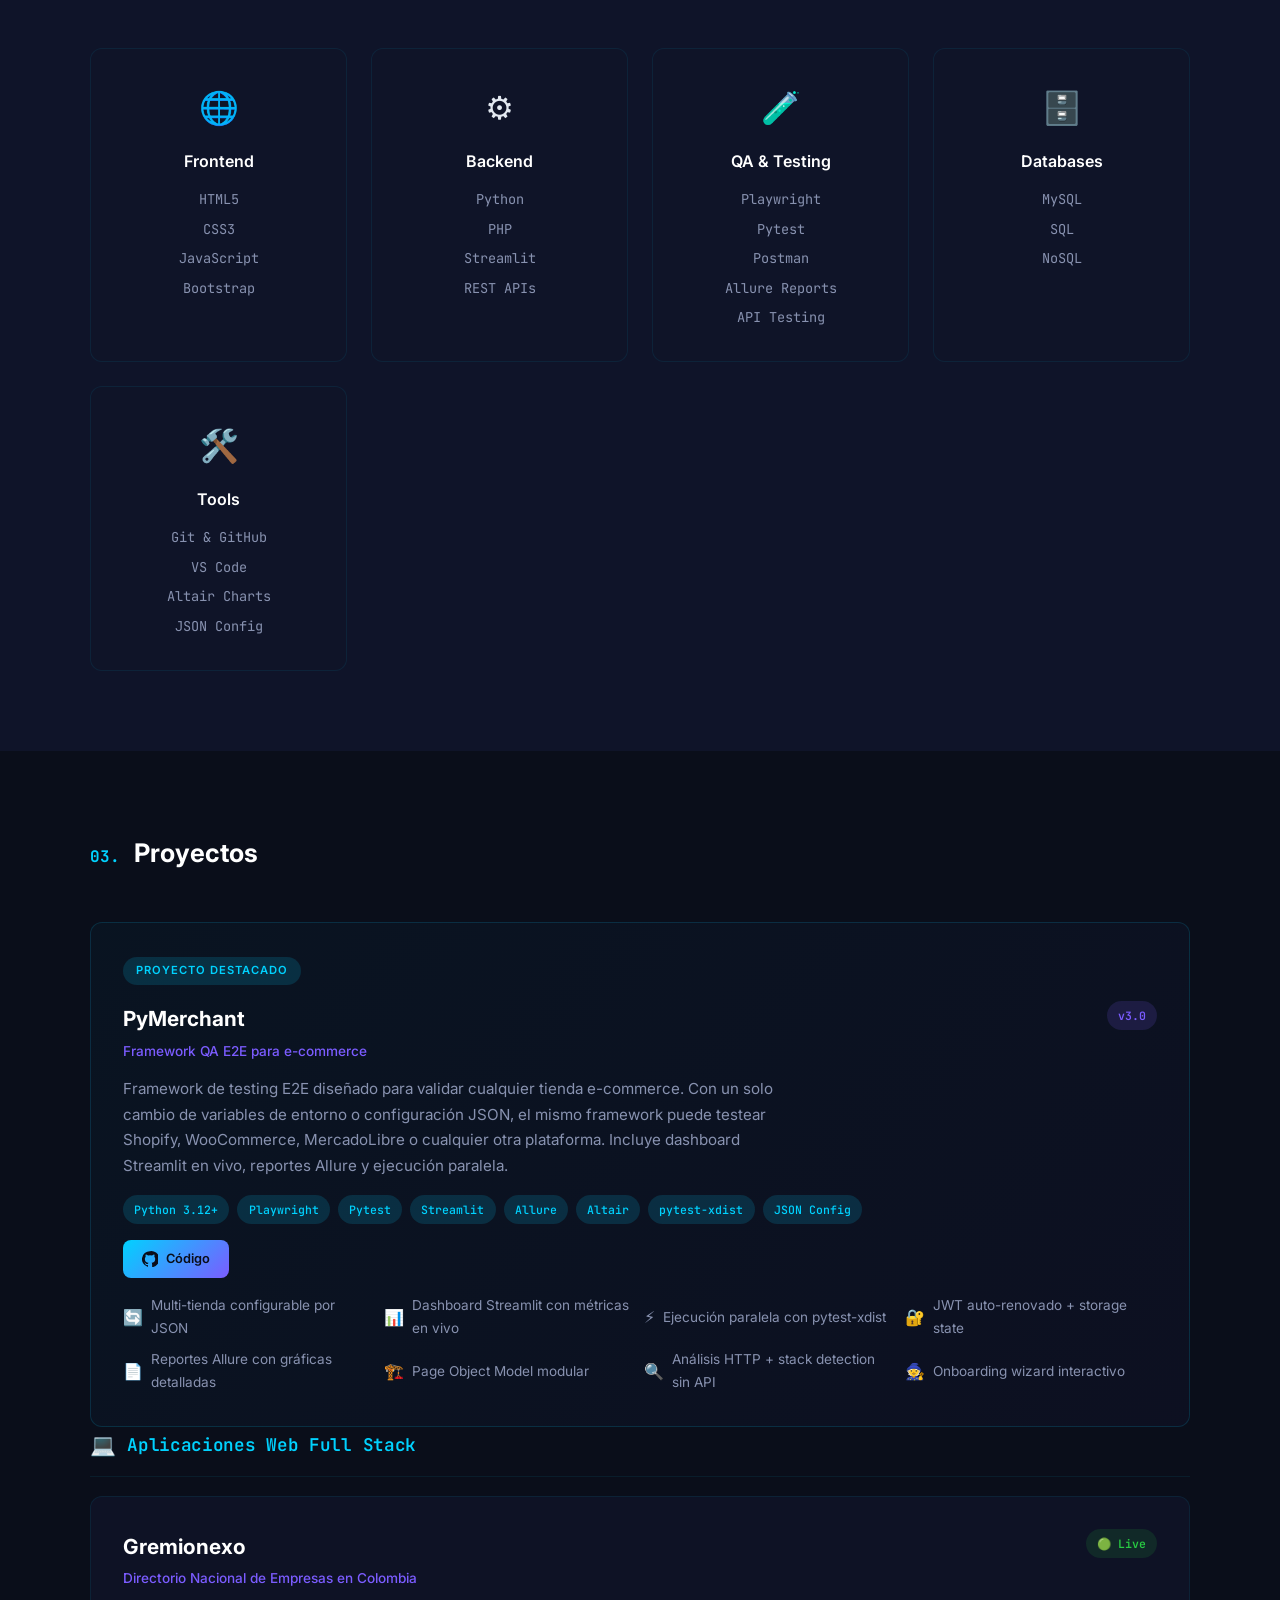
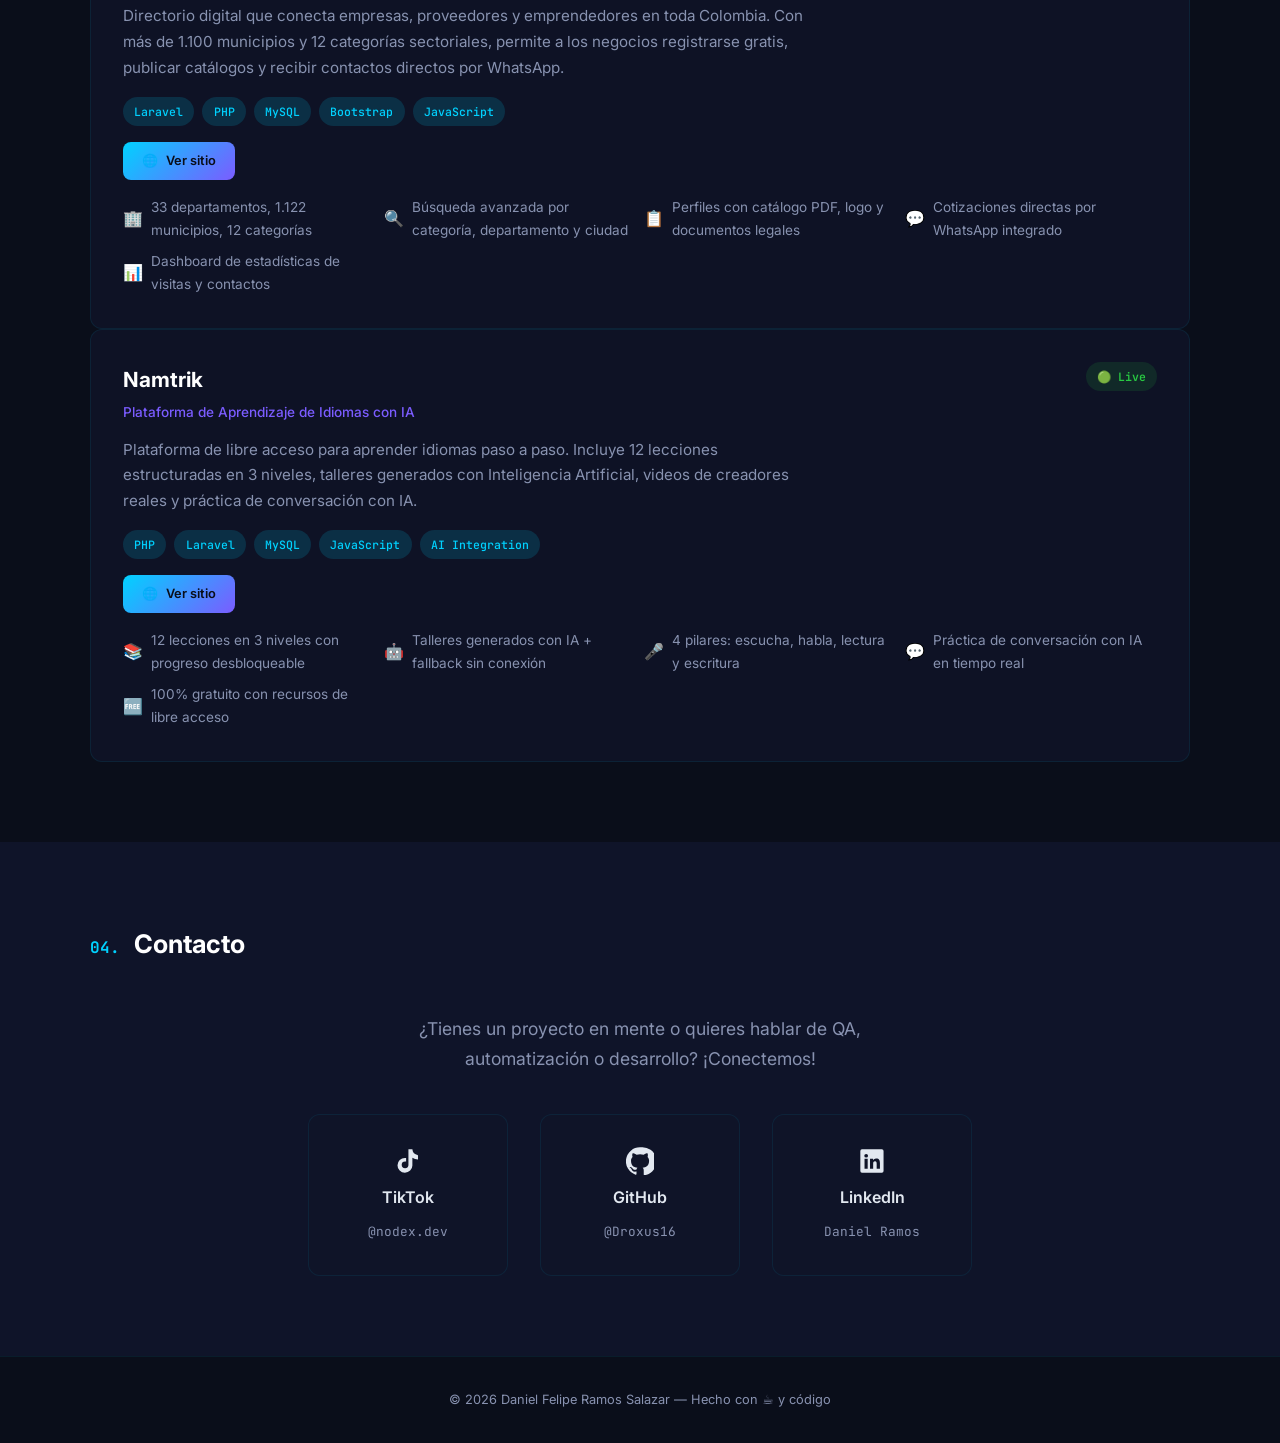
<file: preview.html>
<!DOCTYPE html>
<html lang="es">
<head>
  <meta charset="UTF-8" />
  <meta name="viewport" content="width=device-width, initial-scale=1.0" />
  <title>Daniel Felipe Ramos — Dev & QA Portfolio</title>
  <link rel="preconnect" href="https://fonts.googleapis.com" />
  <link rel="preconnect" href="https://fonts.gstatic.com" crossorigin />
  <link href="https://fonts.googleapis.com/css2?family=Inter:wght@300;400;500;600;700;800&family=JetBrains+Mono:wght@400;500;600&display=swap" rel="stylesheet" />
  <style>
    /* ═══════════════ VARIABLES ═══════════════ */
    :root {
      --bg: #0a0e1a;
      --bg-card: rgba(15, 20, 40, 0.8);
      --bg-card-hover: rgba(20, 28, 55, 0.95);
      --surface: #0f1429;
      --surface-alt: #141930;
      --border: rgba(0, 210, 255, 0.08);
      --border-hover: rgba(0, 210, 255, 0.25);
      --cyan: #00d2ff;
      --cyan-dim: rgba(0, 210, 255, 0.15);
      --purple: #7b5cff;
      --purple-dim: rgba(123, 92, 255, 0.15);
      --magenta: #c926ff;
      --text: #e2e8f0;
      --text-dim: #8892b0;
      --text-bright: #ffffff;
      --font: 'Inter', system-ui, sans-serif;
      --mono: 'JetBrains Mono', monospace;
      --radius: 12px;
      --radius-sm: 8px;
      --shadow: 0 8px 32px rgba(0, 0, 0, 0.4);
      --shadow-glow: 0 0 40px rgba(0, 210, 255, 0.08);
    }

    /* ═══════════════ RESET ═══════════════ */
    *, *::before, *::after { box-sizing: border-box; margin: 0; padding: 0; }
    html { scroll-behavior: smooth; font-size: 16px; }
    body {
      font-family: var(--font);
      background: var(--bg);
      color: var(--text);
      line-height: 1.7;
      overflow-x: hidden;
    }
    a { color: inherit; text-decoration: none; }
    ul { list-style: none; }
    img { max-width: 100%; display: block; }

    /* ═══════════════ PARTICLES ═══════════════ */
    #particles {
      position: fixed;
      top: 0; left: 0;
      width: 100%; height: 100%;
      z-index: 0;
      pointer-events: none;
    }

    /* ═══════════════ NAV ═══════════════ */
    .nav {
      position: fixed;
      top: 0; left: 0; right: 0;
      z-index: 100;
      display: flex;
      align-items: center;
      justify-content: space-between;
      padding: 1rem 2rem;
      background: rgba(10, 14, 26, 0.7);
      backdrop-filter: blur(16px);
      border-bottom: 1px solid var(--border);
      transition: background 0.3s, box-shadow 0.3s;
    }
    .nav.scrolled {
      background: rgba(10, 14, 26, 0.95);
      box-shadow: 0 2px 20px rgba(0, 0, 0, 0.5);
    }
    .nav__logo {
      font-family: var(--mono);
      font-weight: 700;
      font-size: 1.3rem;
      color: var(--cyan);
      letter-spacing: -1px;
    }
    .nav__links {
      display: flex;
      gap: 2rem;
    }
    .nav__links a {
      font-size: 0.9rem;
      font-weight: 500;
      color: var(--text-dim);
      transition: color 0.3s;
      position: relative;
    }
    .nav__links a::after {
      content: '';
      position: absolute;
      bottom: -4px; left: 0;
      width: 0; height: 2px;
      background: var(--cyan);
      transition: width 0.3s;
    }
    .nav__links a:hover { color: var(--cyan); }
    .nav__links a:hover::after { width: 100%; }
    .nav__actions {
      display: flex;
      align-items: center;
      gap: 1rem;
    }
    .lang-toggle {
      position: relative;
      display: flex;
      align-items: center;
      gap: 0;
      padding: 4px;
      background: var(--surface);
      border: 1px solid var(--border);
      border-radius: 99px;
      cursor: pointer;
      transition: border-color 0.3s;
      overflow: hidden;
    }
    .lang-toggle:hover {
      border-color: var(--border-hover);
    }
    .lang-toggle__indicator {
      position: absolute;
      top: 4px;
      left: 4px;
      width: calc(50% - 4px);
      height: calc(100% - 8px);
      background: linear-gradient(135deg, var(--cyan), var(--purple));
      border-radius: 99px;
      transition: transform 0.35s cubic-bezier(0.4, 0, 0.2, 1);
      z-index: 0;
      box-shadow: 0 0 12px rgba(0, 210, 255, 0.3);
    }
    .lang-toggle__indicator--en {
      transform: translateX(100%);
    }
    .lang-toggle__option {
      position: relative;
      z-index: 1;
      display: flex;
      align-items: center;
      gap: 0.3rem;
      padding: 0.3rem 0.65rem;
      font-size: 0.75rem;
      font-weight: 600;
      color: var(--text-dim);
      transition: color 0.35s;
      user-select: none;
      white-space: nowrap;
    }
    .lang-toggle__option--active {
      color: var(--bg);
    }
    .lang-toggle__flag {
      font-size: 0.9rem;
      line-height: 1;
    }
    .lang-toggle__label {
      font-family: var(--mono);
      font-size: 0.7rem;
      letter-spacing: 1px;
    }
    .nav__toggle {
      display: none;
      flex-direction: column;
      gap: 5px;
      background: none;
      border: none;
      cursor: pointer;
    }
    .nav__toggle span {
      width: 24px; height: 2px;
      background: var(--text);
      transition: 0.3s;
    }

    /* ═══════════════ HERO ═══════════════ */
    .hero {
      position: relative;
      z-index: 1;
      min-height: 100vh;
      display: flex;
      align-items: center;
      padding: 6rem 2rem 4rem;
      gap: 4rem;
      max-width: 1280px;
      margin: 0 auto;
    }
    .hero__content { flex: 1; min-width: 320px; }
    .hero__greeting {
      font-family: var(--mono);
      font-size: 1rem;
      color: var(--cyan);
      margin-bottom: 0.5rem;
      opacity: 0;
      animation: fadeUp 0.6s 0.2s forwards;
    }
    .hero__name {
      font-size: clamp(2.2rem, 5vw, 3.8rem);
      font-weight: 800;
      line-height: 1.15;
      color: var(--text-bright);
      margin-bottom: 1rem;
      opacity: 0;
      animation: fadeUp 0.6s 0.4s forwards;
    }
    .hero__accent {
      background: linear-gradient(135deg, var(--cyan), var(--purple));
      -webkit-background-clip: text;
      -webkit-text-fill-color: transparent;
      background-clip: text;
    }
    .hero__role {
      font-family: var(--mono);
      font-size: 1.15rem;
      color: var(--purple);
      margin-bottom: 1.5rem;
      min-height: 1.8rem;
      opacity: 0;
      animation: fadeUp 0.6s 0.6s forwards;
    }
    .cursor {
      animation: blink 1s step-end infinite;
      color: var(--cyan);
    }
    .hero__desc {
      font-size: 1.05rem;
      color: var(--text-dim);
      max-width: 500px;
      margin-bottom: 2rem;
      opacity: 0;
      animation: fadeUp 0.6s 0.8s forwards;
    }
    .hero__cta {
      display: flex;
      gap: 1rem;
      margin-bottom: 2rem;
      opacity: 0;
      animation: fadeUp 0.6s 1s forwards;
    }
    .hero__social {
      display: flex;
      gap: 1.2rem;
      opacity: 0;
      animation: fadeUp 0.6s 1.2s forwards;
    }
    .hero__social a {
      color: var(--text-dim);
      transition: color 0.3s, transform 0.3s;
    }
    .hero__social a:hover {
      color: var(--cyan);
      transform: translateY(-2px);
    }

    /* Hero Visual — Code Window */
    .hero__visual {
      flex: 1;
      min-width: 320px;
      max-width: 520px;
      opacity: 0;
      animation: fadeLeft 0.8s 0.6s forwards;
    }
    .code-window {
      background: var(--surface);
      border: 1px solid var(--border);
      border-radius: var(--radius);
      overflow: hidden;
      box-shadow: var(--shadow), var(--shadow-glow);
    }
    .code-window__bar {
      display: flex;
      align-items: center;
      gap: 6px;
      padding: 10px 16px;
      background: rgba(0, 0, 0, 0.3);
      border-bottom: 1px solid var(--border);
    }
    .dot {
      width: 10px; height: 10px;
      border-radius: 50%;
    }
    .dot--red { background: #ff5f57; }
    .dot--yellow { background: #ffbd2e; }
    .dot--green { background: #28ca42; }
    .code-window__title {
      margin-left: auto;
      font-family: var(--mono);
      font-size: 0.75rem;
      color: var(--text-dim);
    }
    .code-window__code {
      padding: 1.2rem 1.5rem;
      font-family: var(--mono);
      font-size: 0.82rem;
      line-height: 1.9;
      overflow-x: auto;
      color: var(--text-dim);
    }
    .code-window__code .kw { color: var(--purple); font-weight: 600; }
    .code-window__code .cls { color: var(--cyan); font-weight: 600; }
    .code-window__code .fn { color: #ffca28; }
    .code-window__code .str { color: #28ca42; }
    .code-window__code .cm { color: #5c6370; font-style: italic; }

    /* ═══════════════ SECTIONS ═══════════════ */
    .section {
      position: relative;
      z-index: 1;
      padding: 5rem 2rem;
    }
    .section--dark { background: var(--surface); }
    .container { max-width: 1100px; margin: 0 auto; }
    .section__title {
      font-size: 1.6rem;
      font-weight: 700;
      margin-bottom: 3rem;
      color: var(--text-bright);
    }
    .section__num {
      font-family: var(--mono);
      color: var(--cyan);
      font-size: 1rem;
      margin-right: 0.5rem;
    }

    /* ═══════════════ ABOUT ═══════════════ */
    .about { display: flex; gap: 4rem; align-items: flex-start; }
    .about__text { flex: 1.6; }
    .about__text p { margin-bottom: 1rem; color: var(--text-dim); }
    .about__text strong { color: var(--text-bright); }
    .about__stats {
      flex: 1;
      display: flex;
      flex-direction: column;
      gap: 1.5rem;
    }
    .stat {
      text-align: center;
      padding: 1.5rem;
      background: var(--bg-card);
      border: 1px solid var(--border);
      border-radius: var(--radius);
      transition: border-color 0.3s, transform 0.3s;
    }
    .stat:hover {
      border-color: var(--border-hover);
      transform: translateY(-2px);
    }
    .stat__num {
      font-size: 2.2rem;
      font-weight: 800;
      background: linear-gradient(135deg, var(--cyan), var(--purple));
      -webkit-background-clip: text;
      -webkit-text-fill-color: transparent;
      background-clip: text;
    }
    .stat__plus {
      font-size: 1.4rem;
      background: linear-gradient(135deg, var(--cyan), var(--purple));
      -webkit-background-clip: text;
      -webkit-text-fill-color: transparent;
      background-clip: text;
    }
    .stat__label {
      display: block;
      font-size: 0.8rem;
      color: var(--text-dim);
      margin-top: 0.3rem;
      line-height: 1.4;
    }

    /* ═══════════════ SKILLS ═══════════════ */
    .skills {
      display: grid;
      grid-template-columns: repeat(auto-fit, minmax(220px, 1fr));
      gap: 1.5rem;
    }
    .skill-card {
      padding: 2rem 1.5rem;
      background: var(--bg-card);
      border: 1px solid var(--border);
      border-radius: var(--radius);
      text-align: center;
      transition: border-color 0.3s, transform 0.3s, box-shadow 0.3s;
    }
    .skill-card:hover {
      border-color: var(--border-hover);
      transform: translateY(-4px);
      box-shadow: var(--shadow-glow);
    }
    .skill-card__icon { font-size: 2rem; margin-bottom: 0.8rem; }
    .skill-card h3 {
      font-size: 1rem;
      font-weight: 600;
      color: var(--text-bright);
      margin-bottom: 0.8rem;
    }
    .skill-card ul { display: flex; flex-direction: column; gap: 0.4rem; }
    .skill-card li {
      font-size: 0.85rem;
      color: var(--text-dim);
      font-family: var(--mono);
    }

    /* ═══════════════ PROJECTS ═══════════════ */
    .projects { display: flex; flex-direction: column; gap: 2rem; }
    .project-card {
      padding: 2rem;
      background: var(--bg-card);
      border: 1px solid var(--border);
      border-radius: var(--radius);
      transition: border-color 0.3s, transform 0.3s, box-shadow 0.3s;
      position: relative;
      overflow: hidden;
    }
    .project-card:hover {
      border-color: var(--border-hover);
      transform: translateY(-3px);
      box-shadow: var(--shadow-glow);
    }
    .project-card--featured {
      border-color: rgba(0, 210, 255, 0.15);
      background: linear-gradient(135deg, rgba(0, 210, 255, 0.03), rgba(123, 92, 255, 0.03));
    }
    .project-card__badge {
      display: inline-block;
      font-size: 0.7rem;
      font-weight: 600;
      text-transform: uppercase;
      letter-spacing: 1px;
      color: var(--cyan);
      background: var(--cyan-dim);
      padding: 0.3rem 0.8rem;
      border-radius: 99px;
      margin-bottom: 1rem;
    }
    .project-card__header {
      display: flex;
      align-items: flex-start;
      justify-content: space-between;
      margin-bottom: 0.8rem;
    }
    .project-card__name {
      font-size: 1.3rem;
      font-weight: 700;
      color: var(--text-bright);
    }
    .project-card__subtitle {
      font-size: 0.85rem;
      color: var(--purple);
      font-weight: 500;
      margin-top: 0.2rem;
    }
.project-card__version {
  font-family: var(--mono);
  font-size: 0.72rem;
  font-weight: 600;
  color: var(--purple);
  background: var(--purple-dim);
  padding: 0.3rem 0.7rem;
  border-radius: 99px;
  white-space: nowrap;
  align-self: flex-start;
}
.project-card__version--live {
  color: #28ca42;
  background: rgba(40, 202, 66, 0.12);
}

/* ═══════════════ PROJECT CATEGORIES ═══════════════ */
.project-category { margin-bottom: 2.5rem; }
.project-category:last-child { margin-bottom: 0; }
.project-category__header {
  display: flex;
  align-items: center;
  gap: 0.7rem;
  margin-bottom: 1.2rem;
  padding-bottom: 0.8rem;
  border-bottom: 1px solid var(--border);
}
.project-category__icon {
  font-size: 1.3rem;
}
.project-category__title {
  font-size: 1.1rem;
  font-weight: 600;
  color: var(--cyan);
  font-family: var(--mono);
  letter-spacing: -0.3px;
}
    .project-card__desc {
      color: var(--text-dim);
      font-size: 0.95rem;
      margin-bottom: 1rem;
      max-width: 680px;
    }
    .project-card__tech {
      display: flex;
      flex-wrap: wrap;
      gap: 0.5rem;
      margin-bottom: 1rem;
    }
    .project-card__tech span {
      font-family: var(--mono);
      font-size: 0.72rem;
      padding: 0.3rem 0.7rem;
      background: var(--cyan-dim);
      color: var(--cyan);
      border-radius: 99px;
      font-weight: 500;
    }
    .project-card__links { margin-bottom: 1rem; }
    .project-card__features {
      display: grid;
      grid-template-columns: repeat(auto-fit, minmax(240px, 1fr));
      gap: 0.5rem;
    }
    .feature {
      display: flex;
      align-items: center;
      gap: 0.5rem;
      font-size: 0.85rem;
      color: var(--text-dim);
    }
    .feature__icon { font-size: 1rem; }

    /* Project images */
    .project-card__image {
      width: 100%;
      border-radius: var(--radius-sm);
      overflow: hidden;
      margin-bottom: 1.2rem;
      border: 1px solid var(--border);
      position: relative;
      aspect-ratio: 16 / 9;
      background: var(--surface);
    }
    .project-card__image img {
      width: 100%;
      height: 100%;
      object-fit: cover;
      object-position: top center;
      transition: transform 0.5s ease;
    }
    .project-card:hover .project-card__image img {
      transform: scale(1.03);
    }
    .project-card__image-overlay {
      position: absolute;
      inset: 0;
      background: linear-gradient(to bottom, transparent 60%, rgba(10, 14, 26, 0.6));
      pointer-events: none;
    }

    /* ═══════════════ CONTACT ═══════════════ */
    .contact { text-align: center; }
    .contact__text {
      font-size: 1.1rem;
      color: var(--text-dim);
      max-width: 500px;
      margin: 0 auto 2.5rem;
    }
    .contact__links {
      display: flex;
      justify-content: center;
      gap: 2rem;
      flex-wrap: wrap;
    }
    .contact__card {
      display: flex;
      flex-direction: column;
      align-items: center;
      gap: 0.6rem;
      padding: 2rem 2.5rem;
      background: var(--bg-card);
      border: 1px solid var(--border);
      border-radius: var(--radius);
      transition: border-color 0.3s, transform 0.3s, box-shadow 0.3s;
      min-width: 200px;
    }
    .contact__card:hover {
      border-color: var(--border-hover);
      transform: translateY(-4px);
      box-shadow: var(--shadow-glow);
      color: var(--cyan);
    }
    .contact__card svg { transition: color 0.3s; }
    .contact__card span:nth-child(2) { font-weight: 600; font-size: 1rem; }
    .contact__card__handle {
      font-family: var(--mono);
      font-size: 0.8rem;
      color: var(--text-dim);
    }

    /* ═══════════════ BUTTONS ═══════════════ */
    .btn {
      display: inline-flex;
      align-items: center;
      gap: 0.5rem;
      padding: 0.7rem 1.6rem;
      font-family: var(--font);
      font-size: 0.9rem;
      font-weight: 600;
      border-radius: var(--radius-sm);
      border: none;
      cursor: pointer;
      transition: all 0.3s;
    }
    .btn--primary {
      background: linear-gradient(135deg, var(--cyan), var(--purple));
      color: var(--bg);
    }
    .btn--primary:hover {
      box-shadow: 0 4px 24px rgba(0, 210, 255, 0.3);
      transform: translateY(-2px);
    }
    .btn--ghost {
      background: transparent;
      border: 1.5px solid var(--border-hover);
      color: var(--text);
    }
    .btn--ghost:hover {
      background: var(--cyan-dim);
      border-color: var(--cyan);
      color: var(--cyan);
    }
    .btn--sm { padding: 0.5rem 1.2rem; font-size: 0.8rem; }

    /* ═══════════════ FOOTER ═══════════════ */
    .footer {
      position: relative;
      z-index: 1;
      text-align: center;
      padding: 2rem;
      font-size: 0.8rem;
      color: var(--text-dim);
      border-top: 1px solid var(--border);
    }

    /* ═══════════════ ANIMATIONS ═══════════════ */
    @keyframes fadeUp {
      from { opacity: 0; transform: translateY(20px); }
      to { opacity: 1; transform: translateY(0); }
    }
    @keyframes fadeLeft {
      from { opacity: 0; transform: translateX(40px); }
      to { opacity: 1; transform: translateX(0); }
    }
    @keyframes blink {
      50% { opacity: 0; }
    }
    .reveal {
      opacity: 0;
      transform: translateY(30px);
      transition: opacity 0.6s ease, transform 0.6s ease;
    }
    .reveal.visible {
      opacity: 1;
      transform: translateY(0);
    }

    /* ═══════════════ RESPONSIVE ═══════════════ */
    @media (max-width: 900px) {
      .hero { flex-direction: column; text-align: center; padding-top: 7rem; gap: 2rem; }
      .hero__desc { margin-inline: auto; }
      .hero__cta { justify-content: center; }
      .hero__social { justify-content: center; }
      .hero__visual { max-width: 100%; }
      .about { flex-direction: column; gap: 2rem; }
      .about__stats { flex-direction: row; }
      .stat { flex: 1; }
    }
    @media (max-width: 640px) {
      .nav__links { display: none; }
      .nav__links.active {
        display: flex;
        flex-direction: column;
        position: absolute;
        top: 100%; left: 0; right: 0;
        background: rgba(10, 14, 26, 0.98);
        backdrop-filter: blur(16px);
        padding: 1.5rem 2rem;
        border-bottom: 1px solid var(--border);
        gap: 1rem;
      }
      .nav__actions { gap: 0.8rem; }
      .nav__toggle { display: flex; }
      .hero__name { font-size: 2rem; }
      .about__stats { flex-direction: column; }
      .project-card__features { grid-template-columns: 1fr; }
      .contact__links { flex-direction: column; align-items: center; }
      .contact__card { min-width: 100%; }
    }
  </style>
</head>
<body>
  <!-- ═══════════════ PARTICLES CANVAS ═══════════════ -->
  <canvas id="particles"></canvas>

  <!-- ═══════════════ NAV ═══════════════ -->
  <nav class="nav" id="nav">
    <a href="#hero" class="nav__logo">&lt;DR/&gt;</a>
    <ul class="nav__links">
      <li><a href="#about" data-i18n="nav.about">About</a></li>
      <li><a href="#skills" data-i18n="nav.skills">Skills</a></li>
      <li><a href="#projects" data-i18n="nav.projects">Projects</a></li>
      <li><a href="#contact" data-i18n="nav.contact">Contact</a></li>
    </ul>
    <div class="nav__actions">
      <button class="lang-toggle" id="langToggle" aria-label="Toggle language">
        <div class="lang-toggle__indicator" id="langIndicator"></div>
        <span class="lang-toggle__option lang-toggle__option--active" data-lang="es">
          <span class="lang-toggle__flag">🇪🇸</span>
          <span class="lang-toggle__label">ES</span>
        </span>
        <span class="lang-toggle__option" data-lang="en">
          <span class="lang-toggle__flag">🇬🇧</span>
          <span class="lang-toggle__label">EN</span>
        </span>
      </button>
      <button class="nav__toggle" id="navToggle" aria-label="Menú">
        <span></span><span></span><span></span>
      </button>
    </div>
  </nav>

  <!-- ═══════════════ HERO ═══════════════ -->
  <section class="hero" id="hero">
    <div class="hero__content">
      <p class="hero__greeting" data-i18n="hero.greeting">Hola, soy</p>
      <h1 class="hero__name">Daniel Felipe<br /><span class="hero__accent">Ramos Salazar</span></h1>
      <p class="hero__role">
        <span class="typed" id="typedRole"></span><span class="cursor">|</span>
      </p>
      <p class="hero__desc" data-i18n="hero.desc">
        QA Automation Engineer &amp; Full Stack Developer — construyo herramientas
        que hacen que el software falle menos y las personas trabajen mejor.
      </p>
      <div class="hero__cta">
        <a href="#projects" class="btn btn--primary" data-i18n="hero.cta1">Ver proyectos</a>
        <a href="#contact" class="btn btn--ghost" data-i18n="hero.cta2">Contactar</a>
      </div>
      <div class="hero__social">
        <a href="https://github.com/Droxus16" target="_blank" rel="noopener" aria-label="GitHub">
          <svg viewBox="0 0 24 24" width="22" height="22"><path fill="currentColor" d="M12 .3a12 12 0 0 0-3.8 23.4c.6.1.8-.3.8-.6v-2c-3.3.7-4-1.6-4-1.6-.6-1.4-1.4-1.8-1.4-1.8-1-.7.1-.6.1-.6 1.2.1 1.8 1.2 1.8 1.2 1.1 1.8 2.8 1.3 3.5 1 .1-.8.4-1.3.8-1.6-2.7-.3-5.5-1.3-5.5-6 0-1.2.5-2.3 1.3-3.1-.1-.4-.6-1.6.1-3.2 0 0 1-.3 3.4 1.2a11.5 11.5 0 0 1 6 0c2.3-1.5 3.3-1.2 3.3-1.2.7 1.6.2 2.8.1 3.2.8.8 1.3 1.9 1.3 3.2 0 4.6-2.8 5.6-5.5 5.9.5.4.9 1.2.9 2.4v3.5c0 .3.2.7.8.6A12 12 0 0 0 12 .3"/></svg>
        </a>
        <a href="https://co.linkedin.com/in/daniel-felipe-ramos-salazar-6aa1941a1" target="_blank" rel="noopener" aria-label="LinkedIn">
          <svg viewBox="0 0 24 24" width="22" height="22"><path fill="currentColor" d="M20.4 2H3.6A1.5 1.5 0 0 0 2 3.5v17A1.5 1.5 0 0 0 3.6 22h16.8a1.5 1.5 0 0 0 1.5-1.5v-17A1.5 1.5 0 0 0 20.4 2zM8.3 18.7H5.6V10h2.7v8.7zM7 9.1a1.6 1.6 0 1 1 0-3.2 1.6 1.6 0 0 1 0 3.2zm11.7 9.6h-2.7v-4.2c0-1 0-2.3-1.4-2.3-1.4 0-1.6 1.1-1.6 2.2v4.3h-2.7V10h2.6v1.2h.1a2.8 2.8 0 0 1 2.6-1.4c2.7 0 3.2 1.8 3.2 4.1v4.8z"/></svg>
        </a>
      </div>
    </div>
    <div class="hero__visual">
      <div class="code-window">
        <div class="code-window__bar">
          <span class="dot dot--red"></span>
          <span class="dot dot--yellow"></span>
          <span class="dot dot--green"></span>
          <span class="code-window__title">dev.py</span>
        </div>
        <pre class="code-window__code"><code><span class="kw">class</span> <span class="cls">Developer</span>:
    <span class="kw">def</span> <span class="fn">__init__</span>(self):
        self.name = <span class="str">"Daniel Ramos"</span>
        self.role = <span class="str">"Full Stack &amp; QA"</span>
        self.location = <span class="str">"Bogotá, CO 🇨🇴"</span>
        self.skills = [
            <span class="str">"Python"</span>, <span class="str">"JavaScript"</span>,
            <span class="str">"PHP"</span>, <span class="str">"Playwright"</span>,
            <span class="str">"Postman"</span>, <span class="str">"Streamlit"</span>,
        ]

    <span class="kw">def</span> <span class="fn">build</span>(self, idea):
        <span class="kw">return</span> self.ship(idea)

    <span class="kw">def</span> <span class="fn">test</span>(self, product):
        <span class="kw">return</span> self.break_it_then_fix_it(product)

me = Developer()
me.build(<span class="str">"mi portafolio"</span>) <span class="cm"># ✅ Done</span></code></pre>
      </div>
    </div>
  </section>

  <!-- ═══════════════ ABOUT ═══════════════ -->
  <section class="section" id="about">
    <div class="container">
      <h2 class="section__title"><span class="section__num">01.</span> <span data-i18n="about.title">Sobre mí</span></h2>
      <div class="about">
        <div class="about__text">
          <p data-i18n="about.p1">
            <strong>Tecnólogo en Análisis y Desarrollo de Software (ADSO)</strong> con experiencia
            en desarrollo web full stack y QA aplicada. Construyo aplicaciones completas con
            PHP, Laravel, Python y JavaScript, y garantizo su calidad con testing automatizado.
          </p>
          <p data-i18n="about.p2">
            Mi enfoque combina <strong>desarrollo full stack</strong> — APIs REST, bases de datos,
            dashboards interactivos — con <strong>QA profesional</strong>: automatización de pruebas
            E2E, validación de APIs y aseguramiento de calidad en cada etapa del ciclo.
          </p>
          <p data-i18n="about.p3">
            He desarrollado y desplegado aplicaciones en producción como directorios empresariales,
            plataformas de aprendizaje con IA y herramientas de finanzas personales, aplicando
            las mejores prácticas de arquitectura, seguridad y experiencia de usuario.
          </p>
        </div>          <div class="about__stats">
          <div class="stat">
            <span class="stat__num" data-count="4">0</span><span class="stat__plus">+</span>
            <span class="stat__label" data-i18n="about.stat1">Proyectos<br/>completados</span>
          </div>
          <div class="stat">
            <span class="stat__num" data-count="2">0</span><span class="stat__plus">+</span>
            <span class="stat__label" data-i18n="about.stat3">Plataformas<br/>en producción</span>
          </div>
        </div>
      </div>
    </div>
  </section>

  <!-- ═══════════════ SKILLS ═══════════════ -->
  <section class="section section--dark" id="skills">
    <div class="container">
      <h2 class="section__title"><span class="section__num">02.</span> Skills</h2>
      <div class="skills">
        <div class="skill-card" data-tilt>
          <div class="skill-card__icon">🌐</div>
          <h3>Frontend</h3>
          <ul>
            <li>HTML5</li>
            <li>CSS3</li>
            <li>JavaScript</li>
            <li>Bootstrap</li>
          </ul>
        </div>
        <div class="skill-card" data-tilt>
          <div class="skill-card__icon">⚙️</div>
          <h3>Backend</h3>
          <ul>
            <li>Python</li>
            <li>PHP</li>
            <li>Streamlit</li>
            <li>REST APIs</li>
          </ul>
        </div>
        <div class="skill-card" data-tilt>
          <div class="skill-card__icon">🧪</div>
          <h3>QA &amp; Testing</h3>
          <ul>
            <li>Playwright</li>
            <li>Pytest</li>
            <li>Postman</li>
            <li>Allure Reports</li>
            <li>API Testing</li>
          </ul>
        </div>
        <div class="skill-card" data-tilt>
          <div class="skill-card__icon">🗄️</div>
          <h3>Databases</h3>
          <ul>
            <li>MySQL</li>
            <li>SQL</li>
            <li>NoSQL</li>
          </ul>
        </div>
        <div class="skill-card" data-tilt>
          <div class="skill-card__icon">🛠️</div>
          <h3>Tools</h3>
          <ul>
            <li>Git &amp; GitHub</li>
            <li>VS Code</li>
            <li>Altair Charts</li>
            <li>JSON Config</li>
          </ul>
        </div>
      </div>
    </div>
  </section>

  <!-- ═══════════════ PROJECTS ═══════════════ -->
  <section class="section" id="projects">
    <div class="container">
      <h2 class="section__title"><span class="section__num">03.</span> <span data-i18n="projects.title">Proyectos</span></h2>
      <div class="projects">

        <!-- PyMerchant -->
        <article class="project-card project-card--featured">
          <div class="project-card__badge" data-i18n="projects.featured">Proyecto destacado</div>
          <div class="project-card__header">
            <div>
              <h3 class="project-card__name">PyMerchant</h3>
              <p class="project-card__subtitle" data-i18n="projects.pymerchant.sub">Framework QA E2E para e-commerce</p>
            </div>
            <span class="project-card__version">v3.0</span>
          </div>
          <p class="project-card__desc" data-i18n="projects.pymerchant.desc">
            Framework de testing E2E diseñado para validar cualquier tienda e-commerce.
            Con un solo cambio de variables de entorno o configuración JSON, el mismo framework
            puede testear Shopify, WooCommerce, MercadoLibre o cualquier otra plataforma.
            Incluye dashboard Streamlit en vivo, reportes Allure y ejecución paralela.
          </p>
          <div class="project-card__tech">
            <span>Python 3.12+</span><span>Playwright</span><span>Pytest</span>
            <span>Streamlit</span><span>Allure</span><span>Altair</span>
            <span>pytest-xdist</span><span>JSON Config</span>
          </div>
          <div class="project-card__links">
            <a href="https://github.com/Droxus16/PyMerchant" target="_blank" class="btn btn--sm btn--primary">
              <svg viewBox="0 0 24 24" width="16" height="16"><path fill="currentColor" d="M12 .3a12 12 0 0 0-3.8 23.4c.6.1.8-.3.8-.6v-2c-3.3.7-4-1.6-4-1.6-.6-1.4-1.4-1.8-1.4-1.8-1-.7.1-.6.1-.6 1.2.1 1.8 1.2 1.8 1.2 1.1 1.8 2.8 1.3 3.5 1 .1-.8.4-1.3.8-1.6-2.7-.3-5.5-1.3-5.5-6 0-1.2.5-2.3 1.3-3.1-.1-.4-.6-1.6.1-3.2 0 0 1-.3 3.4 1.2a11.5 11.5 0 0 1 6 0c2.3-1.5 3.3-1.2 3.3-1.2.7 1.6.2 2.8.1 3.2.8.8 1.3 1.9 1.3 3.2 0 4.6-2.8 5.6-5.5 5.9.5.4.9 1.2.9 2.4v3.5c0 .3.2.7.8.6A12 12 0 0 0 12 .3"/></svg>
              <span data-i18n="projects.pymerchant.code">Código</span>
            </a>
          </div>
          <div class="project-card__features">
            <div class="feature">
              <span class="feature__icon">🔄</span>
              <span data-i18n="projects.pymerchant.f1">Multi-tienda configurable por JSON</span>
            </div>
            <div class="feature">
              <span class="feature__icon">📊</span>
              <span data-i18n="projects.pymerchant.f2">Dashboard Streamlit con métricas en vivo</span>
            </div>
            <div class="feature">
              <span class="feature__icon">⚡</span>
              <span data-i18n="projects.pymerchant.f3">Ejecución paralela con pytest-xdist</span>
            </div>
            <div class="feature">
              <span class="feature__icon">🔐</span>
              <span data-i18n="projects.pymerchant.f4">JWT auto-renovado + storage state</span>
            </div>
            <div class="feature">
              <span class="feature__icon">📄</span>
              <span data-i18n="projects.pymerchant.f5">Reportes Allure con gráficas detalladas</span>
            </div>
            <div class="feature">
              <span class="feature__icon">🏗️</span>
              <span data-i18n="projects.pymerchant.f6">Page Object Model modular</span>
            </div>
            <div class="feature">
              <span class="feature__icon">🔍</span>
              <span data-i18n="projects.pymerchant.f7">Análisis HTTP + stack detection sin API</span>
            </div>
            <div class="feature">
              <span class="feature__icon">🧙</span>
              <span data-i18n="projects.pymerchant.f8">Onboarding wizard interactivo</span>
            </div>
          </div>
        </article>

      </div>

      <!-- ═══ Category: Full Stack Web Apps ═══ -->
      <div class="project-category">
        <div class="project-category__header">
          <span class="project-category__icon">💻</span>
          <h3 class="project-category__title" data-i18n="projects.cat.fullstack">Aplicaciones Web Full Stack</h3>
        </div>

        <!-- Gremionexo -->
        <article class="project-card">
          <div class="project-card__header">
            <div>
              <h3 class="project-card__name">Gremionexo</h3>
              <p class="project-card__subtitle" data-i18n="projects.gremionexo.sub">Directorio Nacional de Empresas en Colombia</p>
            </div>
            <span class="project-card__version project-card__version--live">🟢 Live</span>
          </div>
          <p class="project-card__desc" data-i18n="projects.gremionexo.desc">
            Directorio digital que conecta empresas, proveedores y emprendedores en toda Colombia.
            Con más de 1.100 municipios y 12 categorías sectoriales, permite a los negocios
            registrarse gratis, publicar catálogos y recibir contactos directos por WhatsApp.
          </p>
          <div class="project-card__tech">
            <span>Laravel</span><span>PHP</span><span>MySQL</span>
            <span>Bootstrap</span><span>JavaScript</span>
          </div>
          <div class="project-card__links">
            <a href="https://gremionexo.com" target="_blank" class="btn btn--sm btn--primary">
              🌐 <span data-i18n="projects.gremionexo.live">Ver sitio</span>
            </a>
          </div>
          <div class="project-card__features">
            <div class="feature">
              <span class="feature__icon">🏢</span>
              <span data-i18n="projects.gremionexo.f1">33 departamentos, 1.122 municipios, 12 categorías</span>
            </div>
            <div class="feature">
              <span class="feature__icon">🔍</span>
              <span data-i18n="projects.gremionexo.f2">Búsqueda avanzada por categoría, departamento y ciudad</span>
            </div>
            <div class="feature">
              <span class="feature__icon">📋</span>
              <span data-i18n="projects.gremionexo.f3">Perfiles con catálogo PDF, logo y documentos legales</span>
            </div>
            <div class="feature">
              <span class="feature__icon">💬</span>
              <span data-i18n="projects.gremionexo.f4">Cotizaciones directas por WhatsApp integrado</span>
            </div>
            <div class="feature">
              <span class="feature__icon">📊</span>
              <span data-i18n="projects.gremionexo.f5">Dashboard de estadísticas de visitas y contactos</span>
            </div>
          </div>
        </article>

        <!-- Namtrik -->
        <article class="project-card">
          <div class="project-card__header">
            <div>
              <h3 class="project-card__name">Namtrik</h3>
              <p class="project-card__subtitle" data-i18n="projects.namtrik.sub">Plataforma de Aprendizaje de Idiomas con IA</p>
            </div>
            <span class="project-card__version project-card__version--live">🟢 Live</span>
          </div>
          <p class="project-card__desc" data-i18n="projects.namtrik.desc">
            Plataforma de libre acceso para aprender idiomas paso a paso. Incluye 12 lecciones
            estructuradas en 3 niveles, talleres generados con Inteligencia Artificial,
            videos de creadores reales y práctica de conversación con IA.
          </p>
          <div class="project-card__tech">
            <span>PHP</span><span>Laravel</span><span>MySQL</span>
            <span>JavaScript</span><span>AI Integration</span>
          </div>
          <div class="project-card__links">
            <a href="https://namtrik.com" target="_blank" class="btn btn--sm btn--primary">
              🌐 <span data-i18n="projects.namtrik.live">Ver sitio</span>
            </a>
          </div>
          <div class="project-card__features">
            <div class="feature">
              <span class="feature__icon">📚</span>
              <span data-i18n="projects.namtrik.f1">12 lecciones en 3 niveles con progreso desbloqueable</span>
            </div>
            <div class="feature">
              <span class="feature__icon">🤖</span>
              <span data-i18n="projects.namtrik.f2">Talleres generados con IA + fallback sin conexión</span>
            </div>
            <div class="feature">
              <span class="feature__icon">🎤</span>
              <span data-i18n="projects.namtrik.f3">4 pilares: escucha, habla, lectura y escritura</span>
            </div>
            <div class="feature">
              <span class="feature__icon">💬</span>
              <span data-i18n="projects.namtrik.f4">Práctica de conversación con IA en tiempo real</span>
            </div>
            <div class="feature">
              <span class="feature__icon">🆓</span>
              <span data-i18n="projects.namtrik.f5">100% gratuito con recursos de libre acceso</span>
            </div>
          </div>
        </article>

      </div>
    </div>
  </section>

  <!-- ═══════════════ CONTACT ═══════════════ -->
  <section class="section section--dark" id="contact">
    <div class="container">
      <h2 class="section__title"><span class="section__num">04.</span> <span data-i18n="contact.title">Contacto</span></h2>
      <div class="contact">
        <p class="contact__text" data-i18n="contact.desc">
          ¿Tienes un proyecto en mente o quieres hablar de QA, automatización o desarrollo?
          ¡Conectemos!
        </p>
        <div class="contact__links">
          <a href="https://www.tiktok.com/@nodex.dev" target="_blank" class="contact__card">
            <svg viewBox="0 0 24 24" width="28" height="28"><path fill="currentColor" d="M19.59 6.69a4.83 4.83 0 0 1-3.77-4.25V2h-3.45v13.67a2.89 2.89 0 0 1-2.88 2.5 2.89 2.89 0 0 1 0-5.78 2.92 2.92 0 0 1 .88.13V9.4a6.84 6.84 0 0 0-1-.05A6.33 6.33 0 0 0 3 15.57 6.33 6.33 0 0 0 9.37 22a6.33 6.33 0 0 0 6.38-6.22V9.12a8.16 8.16 0 0 0 4.84 1.56V7.23a4.85 4.85 0 0 1-1-.54z"/></svg>
            <span>TikTok</span>
            <span class="contact__card__handle">@nodex.dev</span>
          </a>
          <a href="https://github.com/Droxus16" target="_blank" class="contact__card">
            <svg viewBox="0 0 24 24" width="28" height="28"><path fill="currentColor" d="M12 .3a12 12 0 0 0-3.8 23.4c.6.1.8-.3.8-.6v-2c-3.3.7-4-1.6-4-1.6-.6-1.4-1.4-1.8-1.4-1.8-1-.7.1-.6.1-.6 1.2.1 1.8 1.2 1.8 1.2 1.1 1.8 2.8 1.3 3.5 1 .1-.8.4-1.3.8-1.6-2.7-.3-5.5-1.3-5.5-6 0-1.2.5-2.3 1.3-3.1-.1-.4-.6-1.6.1-3.2 0 0 1-.3 3.4 1.2a11.5 11.5 0 0 1 6 0c2.3-1.5 3.3-1.2 3.3-1.2.7 1.6.2 2.8.1 3.2.8.8 1.3 1.9 1.3 3.2 0 4.6-2.8 5.6-5.5 5.9.5.4.9 1.2.9 2.4v3.5c0 .3.2.7.8.6A12 12 0 0 0 12 .3"/></svg>
            <span>GitHub</span>
            <span class="contact__card__handle">@Droxus16</span>
          </a>
          <a href="https://co.linkedin.com/in/daniel-felipe-ramos-salazar-6aa1941a1" target="_blank" class="contact__card">
            <svg viewBox="0 0 24 24" width="28" height="28"><path fill="currentColor" d="M20.4 2H3.6A1.5 1.5 0 0 0 2 3.5v17A1.5 1.5 0 0 0 3.6 22h16.8a1.5 1.5 0 0 0 1.5-1.5v-17A1.5 1.5 0 0 0 20.4 2zM8.3 18.7H5.6V10h2.7v8.7zM7 9.1a1.6 1.6 0 1 1 0-3.2 1.6 1.6 0 0 1 0 3.2zm11.7 9.6h-2.7v-4.2c0-1 0-2.3-1.4-2.3-1.4 0-1.6 1.1-1.6 2.2v4.3h-2.7V10h2.6v1.2h.1a2.8 2.8 0 0 1 2.6-1.4c2.7 0 3.2 1.8 3.2 4.1v4.8z"/></svg>
            <span>LinkedIn</span>
            <span class="contact__card__handle">Daniel Ramos</span>
          </a>
        </div>
      </div>
    </div>
  </section>

  <!-- ═══════════════ FOOTER ═══════════════ -->
  <footer class="footer">
    <p data-i18n="footer">© 2026 Daniel Felipe Ramos Salazar — Hecho con ☕ y código</p>
  </footer>

  <script>
    /* ═══════════════ PARTICLES ═══════════════ */
    (function initParticles() {
      const canvas = document.getElementById('particles');
      if (!canvas) return;
      const ctx = canvas.getContext('2d');
      let w, h, particles = [];
      const COUNT = 80;
      const DISTANCE = 120;

      function resize() {
        w = canvas.width = window.innerWidth;
        h = canvas.height = window.innerHeight;
      }
      window.addEventListener('resize', resize);
      resize();

      class Particle {
        constructor() { this.reset(); }
        reset() {
          this.x = Math.random() * w;
          this.y = Math.random() * h;
          this.vx = (Math.random() - 0.5) * 0.4;
          this.vy = (Math.random() - 0.5) * 0.4;
          this.r = Math.random() * 1.5 + 0.5;
        }
        update() {
          this.x += this.vx;
          this.y += this.vy;
          if (this.x < 0 || this.x > w) this.vx *= -1;
          if (this.y < 0 || this.y > h) this.vy *= -1;
        }
        draw() {
          ctx.beginPath();
          ctx.arc(this.x, this.y, this.r, 0, Math.PI * 2);
          ctx.fillStyle = 'rgba(0, 210, 255, 0.5)';
          ctx.fill();
        }
      }

      for (let i = 0; i < COUNT; i++) particles.push(new Particle());

      function animate() {
        ctx.clearRect(0, 0, w, h);
        for (let i = 0; i < particles.length; i++) {
          particles[i].update();
          particles[i].draw();
          for (let j = i + 1; j < particles.length; j++) {
            const dx = particles[i].x - particles[j].x;
            const dy = particles[i].y - particles[j].y;
            const dist = Math.sqrt(dx * dx + dy * dy);
            if (dist < DISTANCE) {
              ctx.beginPath();
              ctx.moveTo(particles[i].x, particles[i].y);
              ctx.lineTo(particles[j].x, particles[j].y);
              ctx.strokeStyle = 'rgba(0, 210, 255, ' + (0.12 * (1 - dist / DISTANCE)) + ')';
              ctx.lineWidth = 0.5;
              ctx.stroke();
            }
          }
        }
        requestAnimationFrame(animate);
      }
      animate();
    })();

    /* ═══════════════ TRANSLATIONS ═══════════════ */
    var translations = {
      es: {
        'nav.about': 'Sobre mí',
        'nav.skills': 'Skills',
        'nav.projects': 'Proyectos',
        'nav.contact': 'Contacto',
        'hero.greeting': 'Hola, soy',
        'hero.desc': 'QA Automation Engineer & Full Stack Developer — construyo herramientas que hacen que el software falle menos y las personas trabajen mejor.',
        'hero.cta1': 'Ver proyectos',
        'hero.cta2': 'Contactar',
        'about.title': 'Sobre mí',
    'about.p1': '<strong>Tecnólogo en Análisis y Desarrollo de Software (ADSO)</strong> con experiencia en desarrollo web full stack y QA aplicada. Construyo aplicaciones completas con PHP, Laravel, Python y JavaScript, y garantizo su calidad con testing automatizado.',
    'about.p2': 'Mi enfoque combina <strong>desarrollo full stack</strong> — APIs REST, bases de datos, dashboards interactivos — con <strong>QA profesional</strong>: automatización de pruebas E2E, validación de APIs y aseguramiento de calidad en cada etapa del ciclo.',
    'about.p3': 'He desarrollado y desplegado aplicaciones en producción como directorios empresariales, plataformas de aprendizaje con IA y herramientas de finanzas personales, aplicando las mejores prácticas de arquitectura, seguridad y experiencia de usuario.',
        'about.stat1': 'Proyectos<br/>completados',
        'about.stat2': '',
        'about.stat3': 'Plataformas<br/>en producción',
        'projects.title': 'Proyectos',
        'projects.featured': 'Proyecto destacado',
        'projects.pymerchant.sub': 'Framework QA E2E para e-commerce',
        'projects.pymerchant.desc': 'Framework de testing E2E diseñado para validar cualquier tienda e-commerce. Con un solo cambio de variables de entorno o configuración JSON, el mismo framework puede testear Shopify, WooCommerce, MercadoLibre o cualquier otra plataforma. Incluye dashboard Streamlit en vivo, reportes Allure y ejecución paralela.',
        'projects.pymerchant.code': 'Código',
        'projects.pymerchant.f1': 'Multi-tienda configurable por JSON',
        'projects.pymerchant.f2': 'Dashboard Streamlit con métricas en vivo',
        'projects.pymerchant.f3': 'Ejecución paralela con pytest-xdist',
        'projects.pymerchant.f4': 'JWT auto-renovado + storage state',
        'projects.pymerchant.f5': 'Reportes Allure con gráficas detalladas',
        'projects.pymerchant.f6': 'Page Object Model modular',
        'projects.pymerchant.f7': 'Análisis HTTP + stack detection sin API',
        'projects.pymerchant.f8': 'Onboarding wizard interactivo',
    'projects.cat.fullstack': 'Aplicaciones Web Full Stack',
    'projects.gremionexo.sub': 'Directorio Nacional de Empresas en Colombia',
    'projects.gremionexo.desc': 'Directorio digital que conecta empresas, proveedores y emprendedores en toda Colombia. Con más de 1.100 municipios y 12 categorías sectoriales, permite a los negocios registrarse gratis, publicar catálogos y recibir contactos directos por WhatsApp.',
    'projects.gremionexo.live': 'Ver sitio',
    'projects.gremionexo.f1': '33 departamentos, 1.122 municipios, 12 categorías',
    'projects.gremionexo.f2': 'Búsqueda avanzada por categoría, departamento y ciudad',
    'projects.gremionexo.f3': 'Perfiles con catálogo PDF, logo y documentos legales',
    'projects.gremionexo.f4': 'Cotizaciones directas por WhatsApp integrado',
    'projects.gremionexo.f5': 'Dashboard de estadísticas de visitas y contactos',
    'projects.namtrik.sub': 'Plataforma de Aprendizaje de Idiomas con IA',
    'projects.namtrik.desc': 'Plataforma de libre acceso para aprender idiomas paso a paso. Incluye 12 lecciones estructuradas en 3 niveles, talleres generados con Inteligencia Artificial, videos de creadores reales y práctica de conversación con IA.',
    'projects.namtrik.live': 'Ver sitio',
    'projects.namtrik.f1': '12 lecciones en 3 niveles con progreso desbloqueable',
    'projects.namtrik.f2': 'Talleres generados con IA + fallback sin conexión',
    'projects.namtrik.f3': '4 pilares: escucha, habla, lectura y escritura',
    'projects.namtrik.f4': 'Práctica de conversación con IA en tiempo real',
    'projects.namtrik.f5': '100% gratuito con recursos de libre acceso',
        'contact.title': 'Contacto',
        'contact.desc': '¿Tienes un proyecto en mente o quieres hablar de QA, automatización o desarrollo? ¡Conectemos!',
        'footer': '© 2026 Daniel Felipe Ramos Salazar — Hecho con ☕ y código',
        'typed.roles': ['QA Automation Engineer', 'Full Stack Developer', 'Python Enthusiast', 'Framework Creator', 'Bug Hunter 🐛'],
      },
      en: {
        'nav.about': 'About',
        'nav.skills': 'Skills',
        'nav.projects': 'Projects',
        'nav.contact': 'Contact',
        'hero.greeting': "Hi, I'm",
        'hero.desc': 'QA Automation Engineer & Full Stack Developer — I build tools that make software fail less and people work better.',
        'hero.cta1': 'View projects',
        'hero.cta2': 'Contact me',
        'about.title': 'About me',
    'about.p1': '<strong>Software Analysis & Development Technologist (ADSO)</strong> with experience in full stack web development and applied QA. I build complete applications with PHP, Laravel, Python, and JavaScript, ensuring quality through automated testing.',
    'about.p2': 'My approach combines <strong>full stack development</strong> — REST APIs, databases, interactive dashboards — with <strong>professional QA</strong>: E2E test automation, API validation, and quality assurance at every stage of the cycle.',
    'about.p3': 'I have developed and deployed production applications including business directories, AI-powered learning platforms, and personal finance tools, applying best practices in architecture, security, and user experience.',
        'about.stat1': 'Completed<br/>projects',
        'about.stat2': '',
        'about.stat3': 'Production<br/>platforms',
        'projects.title': 'Projects',
        'projects.featured': 'Featured project',
        'projects.pymerchant.sub': 'E2E QA Framework for e-commerce',
        'projects.pymerchant.desc': 'E2E testing framework designed to validate any e-commerce store. With a single environment variable or JSON config change, the same framework can test Shopify, WooCommerce, MercadoLibre or any other platform. Includes live Streamlit dashboard, Allure reports, and parallel execution.',
        'projects.pymerchant.code': 'Code',
        'projects.pymerchant.f1': 'Multi-store configurable via JSON',
        'projects.pymerchant.f2': 'Streamlit dashboard with live metrics',
        'projects.pymerchant.f3': 'Parallel execution with pytest-xdist',
        'projects.pymerchant.f4': 'Auto-renewed JWT + storage state',
        'projects.pymerchant.f5': 'Allure reports with detailed charts',
        'projects.pymerchant.f6': 'Modular Page Object Model',
        'projects.pymerchant.f7': 'HTTP analysis + stack detection without API',
        'projects.pymerchant.f8': 'Interactive onboarding wizard',
    'projects.cat.fullstack': 'Full Stack Web Applications',
    'projects.gremionexo.sub': 'National Business Directory in Colombia',
    'projects.gremionexo.desc': 'Digital directory connecting businesses, suppliers, and entrepreneurs across Colombia. With over 1,100 municipalities and 12 sectoral categories, it allows businesses to register for free, publish catalogs, and receive direct contacts via WhatsApp.',
    'projects.gremionexo.live': 'View site',
    'projects.gremionexo.f1': '33 departments, 1,122 municipalities, 12 categories',
    'projects.gremionexo.f2': 'Advanced search by category, department, and city',
    'projects.gremionexo.f3': 'Profiles with PDF catalogs, logos, and legal documents',
    'projects.gremionexo.f4': 'Direct quotes via integrated WhatsApp',
    'projects.gremionexo.f5': 'Visit and contact statistics dashboard',
    'projects.namtrik.sub': 'AI-Powered Language Learning Platform',
    'projects.namtrik.desc': 'Free-access platform for learning languages step by step. Features 12 lessons structured in 3 levels, AI-generated workshops, real creator videos, and AI conversation practice.',
    'projects.namtrik.live': 'View site',
    'projects.namtrik.f1': '12 lessons in 3 levels with unlockable progress',
    'projects.namtrik.f2': 'AI-generated workshops + offline fallback',
    'projects.namtrik.f3': '4 pillars: listening, speaking, reading, and writing',
    'projects.namtrik.f4': 'Real-time AI conversation practice',
    'projects.namtrik.f5': '100% free with open-access resources',
        'contact.title': 'Contact',
        'contact.desc': "Have a project in mind or want to talk about QA, automation, or development? Let's connect!",
        'footer': '© 2026 Daniel Felipe Ramos Salazar — Made with ☕ and code',
        'typed.roles': ['QA Automation Engineer', 'Full Stack Developer', 'Python Enthusiast', 'Framework Creator', 'Bug Hunter 🐛'],
      }
    };

    var currentLang = localStorage.getItem('lang') || 'es';
    var currentRoles = translations[currentLang]['typed.roles'];
    var ri = 0, ci = 0, deleting = false, pause = 0;

    function applyLang(lang) {
      currentLang = lang;
      localStorage.setItem('lang', lang);
      document.documentElement.lang = lang;
      var t = translations[lang];
      var indicator = document.getElementById('langIndicator');
      var options = document.querySelectorAll('.lang-toggle__option');
      if (indicator) {
        indicator.classList.toggle('lang-toggle__indicator--en', lang === 'en');
      }
      options.forEach(function(opt) {
        var isActive = opt.getAttribute('data-lang') === lang;
        opt.classList.toggle('lang-toggle__option--active', isActive);
      });
      currentRoles = t['typed.roles'];
      ri = 0; ci = 0; deleting = false;
      document.querySelectorAll('[data-i18n]').forEach(function(el) {
        var key = el.getAttribute('data-i18n');
        if (t[key] !== undefined) el.innerHTML = t[key];
      });
    }

    function initLangToggle() {
      var btn = document.getElementById('langToggle');
      if (!btn) return;
      btn.addEventListener('click', function() {
        applyLang(currentLang === 'es' ? 'en' : 'es');
      });
      applyLang(currentLang);
    }
    initLangToggle();

    /* ═══════════════ TYPED ROLE ═══════════════ */
    (function initTyped() {
      var el = document.getElementById('typedRole');
      if (!el) return;
      function tick() {
        var role = currentRoles[ri];
        if (!deleting) {
          el.textContent = role.slice(0, ++ci);
          if (ci === role.length) { deleting = true; pause = 60; }
        } else if (pause > 0) {
          pause--;
        } else {
          el.textContent = role.slice(0, --ci);
          if (ci === 0) { deleting = false; ri = (ri + 1) % currentRoles.length; }
        }
        setTimeout(tick, deleting ? 35 : 70);
      }
      tick();
    })();

    /* ═══════════════ SCROLL REVEAL ═══════════════ */
    (function initReveal() {
      const els = document.querySelectorAll(
        '.skill-card, .project-card, .stat, .about__text, .about__stats, .contact'
      );
      els.forEach(function(el) { el.classList.add('reveal'); });

      const obs = new IntersectionObserver(function(entries) {
        entries.forEach(function(e) {
          if (e.isIntersecting) {
            e.target.classList.add('visible');
            obs.unobserve(e.target);
          }
        });
      }, { threshold: 0.15 });

      els.forEach(function(el) { obs.observe(el); });
    })();

    /* ═══════════════ COUNTER ANIMATION ═══════════════ */
    (function initCounters() {
      const nums = document.querySelectorAll('[data-count]');
      const obs = new IntersectionObserver(function(entries) {
        entries.forEach(function(e) {
          if (!e.isIntersecting) return;
          var target = +e.target.dataset.count;
          var duration = 1500;
          var start = performance.now();
          function step(now) {
            var progress = Math.min((now - start) / duration, 1);
            e.target.textContent = Math.floor(progress * target);
            if (progress < 1) requestAnimationFrame(step);
          }
          requestAnimationFrame(step);
          obs.unobserve(e.target);
        });
      }, { threshold: 0.5 });
      nums.forEach(function(el) { obs.observe(el); });
    })();

    /* ═══════════════ NAV SCROLL ═══════════════ */
    (function initNav() {
      var nav = document.getElementById('nav');
      var toggle = document.getElementById('navToggle');
      var links = document.querySelector('.nav__links');

      window.addEventListener('scroll', function() {
        nav.classList.toggle('scrolled', window.scrollY > 40);
      });

      toggle.addEventListener('click', function() {
        links.classList.toggle('active');
      });

      links.querySelectorAll('a').forEach(function(a) {
        a.addEventListener('click', function() { links.classList.remove('active'); });
      });
    })();
  </script>
</body>
</html>
</file>
<file: styles.css>
/* ═══════════════ VARIABLES ═══════════════ */
:root {
  --bg: #0a0e1a;
  --bg-card: rgba(15, 20, 40, 0.8);
  --bg-card-hover: rgba(20, 28, 55, 0.95);
  --surface: #0f1429;
  --surface-alt: #141930;
  --border: rgba(0, 210, 255, 0.08);
  --border-hover: rgba(0, 210, 255, 0.25);
  --cyan: #00d2ff;
  --cyan-dim: rgba(0, 210, 255, 0.15);
  --purple: #7b5cff;
  --purple-dim: rgba(123, 92, 255, 0.15);
  --magenta: #c926ff;
  --text: #e2e8f0;
  --text-dim: #8892b0;
  --text-bright: #ffffff;
  --font: 'Inter', system-ui, sans-serif;
  --mono: 'JetBrains Mono', monospace;
  --radius: 12px;
  --radius-sm: 8px;
  --shadow: 0 8px 32px rgba(0, 0, 0, 0.4);
  --shadow-glow: 0 0 40px rgba(0, 210, 255, 0.08);
}

/* ═══════════════ RESET ═══════════════ */
*, *::before, *::after { box-sizing: border-box; margin: 0; padding: 0; }
html { scroll-behavior: smooth; font-size: 16px; }
body {
  font-family: var(--font);
  background: var(--bg);
  color: var(--text);
  line-height: 1.7;
  overflow-x: hidden;
}
a { color: inherit; text-decoration: none; }
ul { list-style: none; }
img { max-width: 100%; display: block; }

/* ═══════════════ PARTICLES ═══════════════ */
#particles {
  position: fixed;
  top: 0; left: 0;
  width: 100%; height: 100%;
  z-index: 0;
  pointer-events: none;
}

/* ═══════════════ NAV ═══════════════ */
.nav {
  position: fixed;
  top: 0; left: 0; right: 0;
  z-index: 100;
  display: flex;
  align-items: center;
  justify-content: space-between;
  padding: 1rem 2rem;
  background: rgba(10, 14, 26, 0.7);
  backdrop-filter: blur(16px);
  border-bottom: 1px solid var(--border);
  transition: background 0.3s, box-shadow 0.3s;
}
.nav.scrolled {
  background: rgba(10, 14, 26, 0.95);
  box-shadow: 0 2px 20px rgba(0, 0, 0, 0.5);
}
.nav__logo {
  font-family: var(--mono);
  font-weight: 700;
  font-size: 1.3rem;
  color: var(--cyan);
  letter-spacing: -1px;
}
.nav__links {
  display: flex;
  gap: 2rem;
}
.nav__links a {
  font-size: 0.9rem;
  font-weight: 500;
  color: var(--text-dim);
  transition: color 0.3s;
  position: relative;
}
.nav__links a::after {
  content: '';
  position: absolute;
  bottom: -4px; left: 0;
  width: 0; height: 2px;
  background: var(--cyan);
  transition: width 0.3s;
}
.nav__links a:hover { color: var(--cyan); }
.nav__links a:hover::after { width: 100%; }
.nav__cv-link {
  color: var(--cyan) !important;
  border: 1px solid var(--cyan);
  padding: 0.3rem 0.8rem;
  border-radius: 99px;
  font-size: 0.8rem !important;
  transition: all 0.3s;
}
.nav__cv-link:hover {
  background: var(--cyan-dim);
}
.nav__cv-link::after { display: none !important; }
.nav__actions {
  display: flex;
  align-items: center;
  gap: 1rem;
}
.lang-toggle {
  position: relative;
  display: flex;
  align-items: center;
  gap: 0;
  padding: 4px;
  background: var(--surface);
  border: 1px solid var(--border);
  border-radius: 99px;
  cursor: pointer;
  transition: border-color 0.3s;
  overflow: hidden;
}
.lang-toggle:hover {
  border-color: var(--border-hover);
}
.lang-toggle__indicator {
  position: absolute;
  top: 4px;
  left: 4px;
  width: calc(50% - 4px);
  height: calc(100% - 8px);
  background: linear-gradient(135deg, var(--cyan), var(--purple));
  border-radius: 99px;
  transition: transform 0.35s cubic-bezier(0.4, 0, 0.2, 1);
  z-index: 0;
  box-shadow: 0 0 12px rgba(0, 210, 255, 0.3);
}
.lang-toggle__indicator--en {
  transform: translateX(100%);
}
.lang-toggle__option {
  position: relative;
  z-index: 1;
  display: flex;
  align-items: center;
  gap: 0.3rem;
  padding: 0.3rem 0.65rem;
  font-size: 0.75rem;
  font-weight: 600;
  color: var(--text-dim);
  transition: color 0.35s;
  user-select: none;
  white-space: nowrap;
}
.lang-toggle__option--active {
  color: var(--bg);
}
.lang-toggle__flag {
  font-size: 0.9rem;
  line-height: 1;
}
.lang-toggle__label {
  font-family: var(--mono);
  font-size: 0.7rem;
  letter-spacing: 1px;
}
.nav__toggle {
  display: none;
  flex-direction: column;
  gap: 5px;
  background: none;
  border: none;
  cursor: pointer;
}
.nav__toggle span {
  width: 24px; height: 2px;
  background: var(--text);
  transition: 0.3s;
}

/* ═══════════════ HERO ═══════════════ */
.hero {
  position: relative;
  z-index: 1;
  min-height: 100vh;
  display: flex;
  align-items: center;
  padding: 6rem 2rem 4rem;
  gap: 4rem;
  max-width: 1280px;
  margin: 0 auto;
}
.hero__content { flex: 1; min-width: 320px; }
.hero__greeting {
  font-family: var(--mono);
  font-size: 1rem;
  color: var(--cyan);
  margin-bottom: 0.5rem;
  opacity: 0;
  animation: fadeUp 0.6s 0.2s forwards;
}
.hero__name {
  font-size: clamp(2.2rem, 5vw, 3.8rem);
  font-weight: 800;
  line-height: 1.15;
  color: var(--text-bright);
  margin-bottom: 1rem;
  opacity: 0;
  animation: fadeUp 0.6s 0.4s forwards;
}
.hero__accent {
  background: linear-gradient(135deg, var(--cyan), var(--purple));
  -webkit-background-clip: text;
  -webkit-text-fill-color: transparent;
  background-clip: text;
}
.hero__role {
  font-family: var(--mono);
  font-size: 1.15rem;
  color: var(--purple);
  margin-bottom: 1.5rem;
  min-height: 1.8rem;
  opacity: 0;
  animation: fadeUp 0.6s 0.6s forwards;
}
.cursor {
  animation: blink 1s step-end infinite;
  color: var(--cyan);
}
.hero__desc {
  font-size: 1.05rem;
  color: var(--text-dim);
  max-width: 500px;
  margin-bottom: 2rem;
  opacity: 0;
  animation: fadeUp 0.6s 0.8s forwards;
}
.hero__cta {
  display: flex;
  gap: 1rem;
  margin-bottom: 2rem;
  opacity: 0;
  animation: fadeUp 0.6s 1s forwards;
}
.hero__social {
  display: flex;
  gap: 1.2rem;
  opacity: 0;
  animation: fadeUp 0.6s 1.2s forwards;
}
.hero__social a {
  color: var(--text-dim);
  transition: color 0.3s, transform 0.3s;
}
.hero__social a:hover {
  color: var(--cyan);
  transform: translateY(-2px);
}

/* Hero Visual — Code Window */
.hero__visual {
  flex: 1;
  min-width: 320px;
  max-width: 520px;
  opacity: 0;
  animation: fadeLeft 0.8s 0.6s forwards;
}
.code-window {
  background: var(--surface);
  border: 1px solid var(--border);
  border-radius: var(--radius);
  overflow: hidden;
  box-shadow: var(--shadow), var(--shadow-glow);
}
.code-window__bar {
  display: flex;
  align-items: center;
  gap: 6px;
  padding: 10px 16px;
  background: rgba(0, 0, 0, 0.3);
  border-bottom: 1px solid var(--border);
}
.dot {
  width: 10px; height: 10px;
  border-radius: 50%;
}
.dot--red { background: #ff5f57; }
.dot--yellow { background: #ffbd2e; }
.dot--green { background: #28ca42; }
.code-window__title {
  margin-left: auto;
  font-family: var(--mono);
  font-size: 0.75rem;
  color: var(--text-dim);
}
.code-window__code {
  padding: 1.2rem 1.5rem;
  font-family: var(--mono);
  font-size: 0.82rem;
  line-height: 1.9;
  overflow-x: auto;
  color: var(--text-dim);
}
.code-window__code .kw { color: var(--purple); font-weight: 600; }
.code-window__code .cls { color: var(--cyan); font-weight: 600; }
.code-window__code .fn { color: #ffca28; }
.code-window__code .str { color: #28ca42; }
.code-window__code .cm { color: #5c6370; font-style: italic; }

/* ═══════════════ SECTIONS ═══════════════ */
.section {
  position: relative;
  z-index: 1;
  padding: 5rem 2rem;
}
.section--dark { background: var(--surface); }
.container { max-width: 1100px; margin: 0 auto; }
.section__title {
  font-size: 1.6rem;
  font-weight: 700;
  margin-bottom: 3rem;
  color: var(--text-bright);
}
.section__num {
  font-family: var(--mono);
  color: var(--cyan);
  font-size: 1rem;
  margin-right: 0.5rem;
}

/* ═══════════════ ABOUT ═══════════════ */
.about { display: flex; gap: 4rem; align-items: flex-start; }
.about__text { flex: 1.6; }
.about__text p { margin-bottom: 1rem; color: var(--text-dim); }
.about__text strong { color: var(--text-bright); }
.about__stats {
  flex: 1;
  display: flex;
  flex-direction: column;
  gap: 1.5rem;
}
.stat {
  text-align: center;
  padding: 1.5rem;
  background: var(--bg-card);
  border: 1px solid var(--border);
  border-radius: var(--radius);
  transition: border-color 0.3s, transform 0.3s;
}
.stat:hover {
  border-color: var(--border-hover);
  transform: translateY(-2px);
}
.stat__num {
  font-size: 2.2rem;
  font-weight: 800;
  background: linear-gradient(135deg, var(--cyan), var(--purple));
  -webkit-background-clip: text;
  -webkit-text-fill-color: transparent;
  background-clip: text;
}
.stat__plus {
  font-size: 1.4rem;
  background: linear-gradient(135deg, var(--cyan), var(--purple));
  -webkit-background-clip: text;
  -webkit-text-fill-color: transparent;
  background-clip: text;
}
.stat__label {
  display: block;
  font-size: 0.8rem;
  color: var(--text-dim);
  margin-top: 0.3rem;
  line-height: 1.4;
}

/* ═══════════════ SKILLS ═══════════════ */
.skills {
  display: grid;
  grid-template-columns: repeat(auto-fit, minmax(220px, 1fr));
  gap: 1.5rem;
}
.skill-card {
  padding: 2rem 1.5rem;
  background: var(--bg-card);
  border: 1px solid var(--border);
  border-radius: var(--radius);
  text-align: center;
  transition: border-color 0.3s, transform 0.3s, box-shadow 0.3s;
}
.skill-card:hover {
  border-color: var(--border-hover);
  transform: translateY(-4px);
  box-shadow: var(--shadow-glow);
}
.skill-card__icon { font-size: 2rem; margin-bottom: 0.8rem; }
.skill-card h3 {
  font-size: 1rem;
  font-weight: 600;
  color: var(--text-bright);
  margin-bottom: 0.8rem;
}
.skill-card ul { display: flex; flex-direction: column; gap: 0.4rem; }
.skill-card li {
  font-size: 0.85rem;
  color: var(--text-dim);
  font-family: var(--mono);
}

/* ═══════════════ PROJECTS ═══════════════ */
.projects { display: flex; flex-direction: column; gap: 2rem; }
.project-card {
  padding: 2rem;
  background: var(--bg-card);
  border: 1px solid var(--border);
  border-radius: var(--radius);
  transition: border-color 0.3s, transform 0.3s, box-shadow 0.3s;
  position: relative;
  overflow: hidden;
}
.project-card:hover {
  border-color: var(--border-hover);
  transform: translateY(-3px);
  box-shadow: var(--shadow-glow);
}
.project-card--featured {
  border-color: rgba(0, 210, 255, 0.15);
  background: linear-gradient(135deg, rgba(0, 210, 255, 0.03), rgba(123, 92, 255, 0.03));
}
.project-card__badge {
  display: inline-block;
  font-size: 0.7rem;
  font-weight: 600;
  text-transform: uppercase;
  letter-spacing: 1px;
  color: var(--cyan);
  background: var(--cyan-dim);
  padding: 0.3rem 0.8rem;
  border-radius: 99px;
  margin-bottom: 1rem;
}
.project-card__header {
  display: flex;
  align-items: flex-start;
  justify-content: space-between;
  margin-bottom: 0.8rem;
}
.project-card__name {
  font-size: 1.3rem;
  font-weight: 700;
  color: var(--text-bright);
}
.project-card__subtitle {
  font-size: 0.85rem;
  color: var(--purple);
  font-weight: 500;
  margin-top: 0.2rem;
}
.project-card__version {
  font-family: var(--mono);
  font-size: 0.72rem;
  font-weight: 600;
  color: var(--purple);
  background: var(--purple-dim);
  padding: 0.3rem 0.7rem;
  border-radius: 99px;
  white-space: nowrap;
  align-self: flex-start;
}
.project-card__version--live {
  color: #28ca42;
  background: rgba(40, 202, 66, 0.12);
}

/* ═══════════════ PROJECT CATEGORIES ═══════════════ */
.project-category { margin-bottom: 2.5rem; }
.project-category:last-child { margin-bottom: 0; }
.project-category__header {
  display: flex;
  align-items: center;
  gap: 0.7rem;
  margin-bottom: 1.2rem;
  padding-bottom: 0.8rem;
  border-bottom: 1px solid var(--border);
}
.project-category__icon {
  font-size: 1.3rem;
}
.project-category__title {
  font-size: 1.1rem;
  font-weight: 600;
  color: var(--cyan);
  font-family: var(--mono);
  letter-spacing: -0.3px;
}
.project-card__desc {
  color: var(--text-dim);
  font-size: 0.95rem;
  margin-bottom: 1rem;
  max-width: 680px;
}
.project-card__tech {
  display: flex;
  flex-wrap: wrap;
  gap: 0.5rem;
  margin-bottom: 1rem;
}
.project-card__tech span {
  font-family: var(--mono);
  font-size: 0.72rem;
  padding: 0.3rem 0.7rem;
  background: var(--cyan-dim);
  color: var(--cyan);
  border-radius: 99px;
  font-weight: 500;
}
.project-card__links { margin-bottom: 1rem; }
.project-card__features {
  display: grid;
  grid-template-columns: repeat(auto-fit, minmax(240px, 1fr));
  gap: 0.5rem;
}
.feature {
  display: flex;
  align-items: center;
  gap: 0.5rem;
  font-size: 0.85rem;
  color: var(--text-dim);
}
.feature__icon { font-size: 1rem; }

/* Project images */
.project-card__image {
  width: 100%;
  border-radius: var(--radius-sm);
  overflow: hidden;
  margin-bottom: 1.2rem;
  border: 1px solid var(--border);
  position: relative;
  aspect-ratio: 16 / 9;
  background: var(--surface);
}
.project-card__image img {
  width: 100%;
  height: 100%;
  object-fit: cover;
  object-position: top center;
  transition: transform 0.5s ease;
}
.project-card:hover .project-card__image img {
  transform: scale(1.03);
}
.project-card__image-overlay {
  position: absolute;
  inset: 0;
  background: linear-gradient(to bottom, transparent 60%, rgba(10, 14, 26, 0.6));
  pointer-events: none;
}

/* ═══════════════ CONTACT ═══════════════ */
.contact { text-align: center; }
.contact__text {
  font-size: 1.1rem;
  color: var(--text-dim);
  max-width: 500px;
  margin: 0 auto 2.5rem;
}
.contact__links {
  display: flex;
  justify-content: center;
  gap: 2rem;
  flex-wrap: wrap;
}
.contact__card {
  display: flex;
  flex-direction: column;
  align-items: center;
  gap: 0.6rem;
  padding: 2rem 2.5rem;
  background: var(--bg-card);
  border: 1px solid var(--border);
  border-radius: var(--radius);
  transition: border-color 0.3s, transform 0.3s, box-shadow 0.3s;
  min-width: 200px;
}
.contact__card:hover {
  border-color: var(--border-hover);
  transform: translateY(-4px);
  box-shadow: var(--shadow-glow);
  color: var(--cyan);
}
.contact__card svg { transition: color 0.3s; }
.contact__card span:nth-child(2) { font-weight: 600; font-size: 1rem; }
.contact__card__handle {
  font-family: var(--mono);
  font-size: 0.8rem;
  color: var(--text-dim);
}

/* ═══════════════ BUTTONS ═══════════════ */
.btn {
  display: inline-flex;
  align-items: center;
  gap: 0.5rem;
  padding: 0.7rem 1.6rem;
  font-family: var(--font);
  font-size: 0.9rem;
  font-weight: 600;
  border-radius: var(--radius-sm);
  border: none;
  cursor: pointer;
  transition: all 0.3s;
}
.btn--primary {
  background: linear-gradient(135deg, var(--cyan), var(--purple));
  color: var(--bg);
}
.btn--primary:hover {
  box-shadow: 0 4px 24px rgba(0, 210, 255, 0.3);
  transform: translateY(-2px);
}
.btn--ghost {
  background: transparent;
  border: 1.5px solid var(--border-hover);
  color: var(--text);
}
.btn--ghost:hover {
  background: var(--cyan-dim);
  border-color: var(--cyan);
  color: var(--cyan);
}
.btn--sm { padding: 0.5rem 1.2rem; font-size: 0.8rem; }

/* ═══════════════ FOOTER ═══════════════ */
.footer {
  position: relative;
  z-index: 1;
  text-align: center;
  padding: 2rem;
  font-size: 0.8rem;
  color: var(--text-dim);
  border-top: 1px solid var(--border);
}

/* ═══════════════ ANIMATIONS ═══════════════ */
@keyframes fadeUp {
  from { opacity: 0; transform: translateY(20px); }
  to { opacity: 1; transform: translateY(0); }
}
@keyframes fadeLeft {
  from { opacity: 0; transform: translateX(40px); }
  to { opacity: 1; transform: translateX(0); }
}
@keyframes blink {
  50% { opacity: 0; }
}
.reveal {
  opacity: 0;
  transform: translateY(30px);
  transition: opacity 0.6s ease, transform 0.6s ease;
}
.reveal.visible {
  opacity: 1;
  transform: translateY(0);
}

/* ═══════════════ RESPONSIVE ═══════════════ */
@media (max-width: 900px) {
  .hero { flex-direction: column; text-align: center; padding-top: 7rem; gap: 2rem; }
  .hero__desc { margin-inline: auto; }
  .hero__cta { justify-content: center; }
  .hero__social { justify-content: center; }
  .hero__visual { max-width: 100%; }
  .about { flex-direction: column; gap: 2rem; }
  .about__stats { flex-direction: row; }
  .stat { flex: 1; }
}
@media (max-width: 640px) {
  .nav__links { display: none; }
  .nav__actions { gap: 0.8rem; }
  .nav__links.active {
    display: flex;
    flex-direction: column;
    position: absolute;
    top: 100%; left: 0; right: 0;
    background: rgba(10, 14, 26, 0.98);
    backdrop-filter: blur(16px);
    padding: 1.5rem 2rem;
    border-bottom: 1px solid var(--border);
    gap: 1rem;
  }
  .nav__toggle { display: flex; }
  .hero__name { font-size: 2rem; }
  .about__stats { flex-direction: column; }
  .project-card__features { grid-template-columns: 1fr; }
  .contact__links { flex-direction: column; align-items: center; }
  .contact__card { min-width: 100%; }
}
</file>
